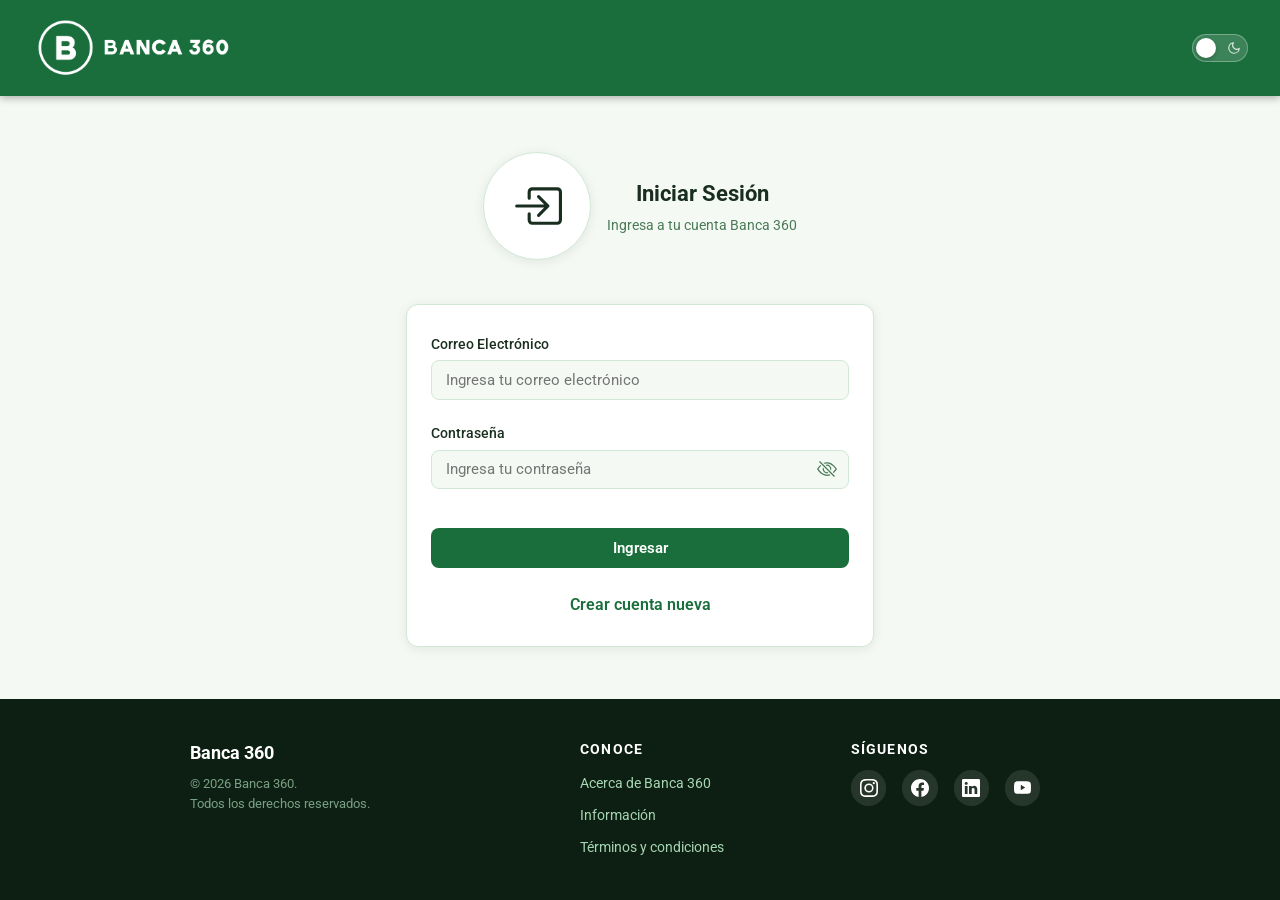
<file: index.html>
<!DOCTYPE html>
<html lang="es">
<head>
    <meta charset="UTF-8">
    <meta name="viewport" content="width=device-width, initial-scale=1.0">
    <title>Iniciar Sesión - Banca 360</title>
    <script>
        // Aplicar el tema oscuro de inmediato
        if (localStorage.getItem('theme') === 'dark') {
            document.documentElement.classList.add('dark');
        }
        // Inyectar un bloqueador temporal de animaciones
        document.head.insertAdjacentHTML('beforeend', '<style id="bloqueo-animaciones">*, *::before, *::after { transition: none !important; }</style>');
    </script>
    <link rel="preconnect" href="https://fonts.googleapis.com">
    <link rel="preconnect" href="https://fonts.gstatic.com" crossorigin>
    <link href="https://fonts.googleapis.com/css2?family=Roboto:wght@400;500;700&display=swap" rel="stylesheet">
    <link rel="stylesheet" href="css/style.css">
    <script src="js/main.js" defer></script>
</head>
<body>

    <header class="header">
        <h1 class="header__logo">
            <a href="index.html" class="header__logo-link">
                <img src="assets/img/Banca360.png" alt="Banca 360" class="header__logo-img">
            </a>
        </h1>

        <div class="header__controls">
            <label class="theme-switch" aria-label="Cambiar tema">
                <input type="checkbox" id="btnTheme" class="theme-switch__checkbox">
                <span class="theme-switch__slider">
                    <span class="theme-switch__icon theme-switch__icon--sun">
                        <svg width="14" height="14" viewBox="0 0 24 24" fill="none" stroke="currentColor" stroke-width="2" stroke-linecap="round" stroke-linejoin="round"><circle cx="12" cy="12" r="5"/><line x1="12" y1="1" x2="12" y2="3"/><line x1="12" y1="21" x2="12" y2="23"/><line x1="4.22" y1="4.22" x2="5.64" y2="5.64"/><line x1="18.36" y1="18.36" x2="19.78" y2="19.78"/><line x1="1" y1="12" x2="3" y2="12"/><line x1="21" y1="12" x2="23" y2="12"/><line x1="4.22" y1="19.78" x2="5.64" y2="18.36"/><line x1="18.36" y1="5.64" x2="19.78" y2="4.22"/></svg>
                    </span>
                    <span class="theme-switch__icon theme-switch__icon--moon">
                        <svg width="14" height="14" viewBox="0 0 24 24" fill="none" stroke="currentColor" stroke-width="2" stroke-linecap="round" stroke-linejoin="round"><path d="M21 12.79A9 9 0 1 1 11.21 3 7 7 0 0 0 21 12.79z"/></svg>
                    </span>
                </span>
            </label>
        </div>
    </header>

    <main class="main-content" style="max-width: 500px; margin-top: 2em;">
        
        <section class="page-header" aria-label="Título de sección" style="justify-content: center; margin-bottom: 1em;">
            <div class="page-header__icon"><svg xmlns="http://www.w3.org/2000/svg" width="50" height="50" fill="currentColor" class="bi bi-box-arrow-in-right" viewBox="0 0 16 16">
                <path fill-rule="evenodd" d="M6 3.5a.5.5 0 0 1 .5-.5h8a.5.5 0 0 1 .5.5v9a.5.5 0 0 1-.5.5h-8a.5.5 0 0 1-.5-.5v-2a.5.5 0 0 0-1 0v2A1.5 1.5 0 0 0 6.5 14h8a1.5 1.5 0 0 0 1.5-1.5v-9A1.5 1.5 0 0 0 14.5 2h-8A1.5 1.5 0 0 0 5 3.5v2a.5.5 0 0 0 1 0z"/>
                <path fill-rule="evenodd" d="M11.854 8.354a.5.5 0 0 0 0-.708l-3-3a.5.5 0 1 0-.708.708L10.293 7.5H1.5a.5.5 0 0 0 0 1h8.793l-2.147 2.146a.5.5 0 0 0 .708.708z"/>
                </svg>
            </div>
            <div style="text-align: center;">
                <h2 class="page-header__title">Iniciar Sesión</h2>
                <p class="page-header__subtitle">Ingresa a tu cuenta Banca 360</p>
            </div>
        </section>

        <section class="form-card" aria-label="Formulario de inicio de sesión">
            <form action="Inicio.html" method="GET" class="pm-form">

                <div class="pm-form__field">
                    <label for="email" class="pm-form__label">Correo Electrónico</label>
                    <input 
                        type="email" 
                        id="email" 
                        name="email"  
                        class="pm-form__input" 
                        placeholder="Ingresa tu correo electrónico"
                        required
                    >
                </div>

                <div class="pm-form__field">
                    <label for="password" class="pm-form__label">Contraseña</label>
                    <div style="position: relative; display: flex; align-items: center;">
                        <input 
                            type="password" 
                            id="password" 
                            name="password" 
                            class="pm-form__input" 
                            placeholder="Ingresa tu contraseña" 
                            required 
                            inputmode="numeric"
                            pattern="[0-9]{6,}"
                            title="La contraseña debe contener solo números y un mínimo de 6 dígitos."
                            oninput="this.value = this.value.replace(/[^0-9]/g, '')"
                            style="padding-right: 2.5rem;">
                        <button type="button" class="toggle-password" data-target="password" style="position: absolute; right: 0.75rem; background: none; border: none; cursor: pointer; color: var(--color-text-muted); display: flex; padding: 0;">
                            <svg xmlns="http://www.w3.org/2000/svg" width="20" height="20" fill="currentColor" class="bi bi-eye" viewBox="0 0 16 16"><path d="M16 8s-3-5.5-8-5.5S0 8 0 8s3 5.5 8 5.5S16 8 16 8M1.173 8a13 13 0 0 1 1.66-2.043C4.12 4.668 5.88 3.5 8 3.5s3.879 1.168 5.168 2.457A13 13 0 0 1 14.828 8q-.086.13-.195.288c-.335.48-.83 1.12-1.465 1.755C11.879 11.332 10.119 12.5 8 12.5s-3.879-1.168-5.168-2.457A13 13 0 0 1 1.172 8z"/><path d="M8 5.5a2.5 2.5 0 1 0 0 5 2.5 2.5 0 0 0 0-5M4.5 8a3.5 3.5 0 1 1 7 0 3.5 3.5 0 0 1-7 0"/></svg>
                        </button>
                    </div>
                </div>

                <div class="pm-form__actions" style="margin-top: 1em;">
                    <button type="submit" class="btn btn--primary" style="width: 100%;">
                        Ingresar
                    </button>
                </div>

            </form>

            <div style="margin-top: 1.5em; text-align: center; display: flex; flex-direction: column; gap: 0.75em;">
                <a href="registro.html" style="color: var(--color-primary); text-decoration: none; font-weight: 600;">Crear cuenta nueva</a>
            </div>
        </section>

    </main>

    <footer class="footer">
        <div class="footer__grid">
            <div class="footer__col">
                <p class="footer__brand">Banca 360</p>
                <p class="footer__copy">© 2026 Banca 360.<br>Todos los derechos reservados.</p>
            </div>
            <div class="footer__col">
                <p class="footer__heading">Conoce</p>
                <ul class="footer__list">
                    <li><a href="#" class="footer__link">Acerca de Banca 360</a></li>
                    <li><a href="#" class="footer__link">Información</a></li>
                    <li><a href="#" class="footer__link">Términos y condiciones</a></li>
                </ul>
            </div>
            <div class="footer__col">
                <p class="footer__heading">Síguenos</p>
                <div class="footer__social">
                    <a href="#" class="footer__social-link" aria-label="Instagram">
                        <img src="assets/img/instagram.svg" alt="Instagram" class="footer__social-icon">
                    </a>
                    <a href="#" class="footer__social-link" aria-label="Facebook">
                        <img src="assets/img/facebook.svg" alt="Facebook" class="footer__social-icon">
                    </a>
                    <a href="#" class="footer__social-link" aria-label="LinkedIn">
                        <img src="assets/img/linkedin.svg" alt="LinkedIn" class="footer__social-icon">
                    </a>
                    <a href="#" class="footer__social-link" aria-label="YouTube">
                        <img src="assets/img/youtube.svg" alt="YouTube" class="footer__social-icon">
                    </a>
                </div>
            </div>
        </div>
    </footer>

</body>
</html>
</file>
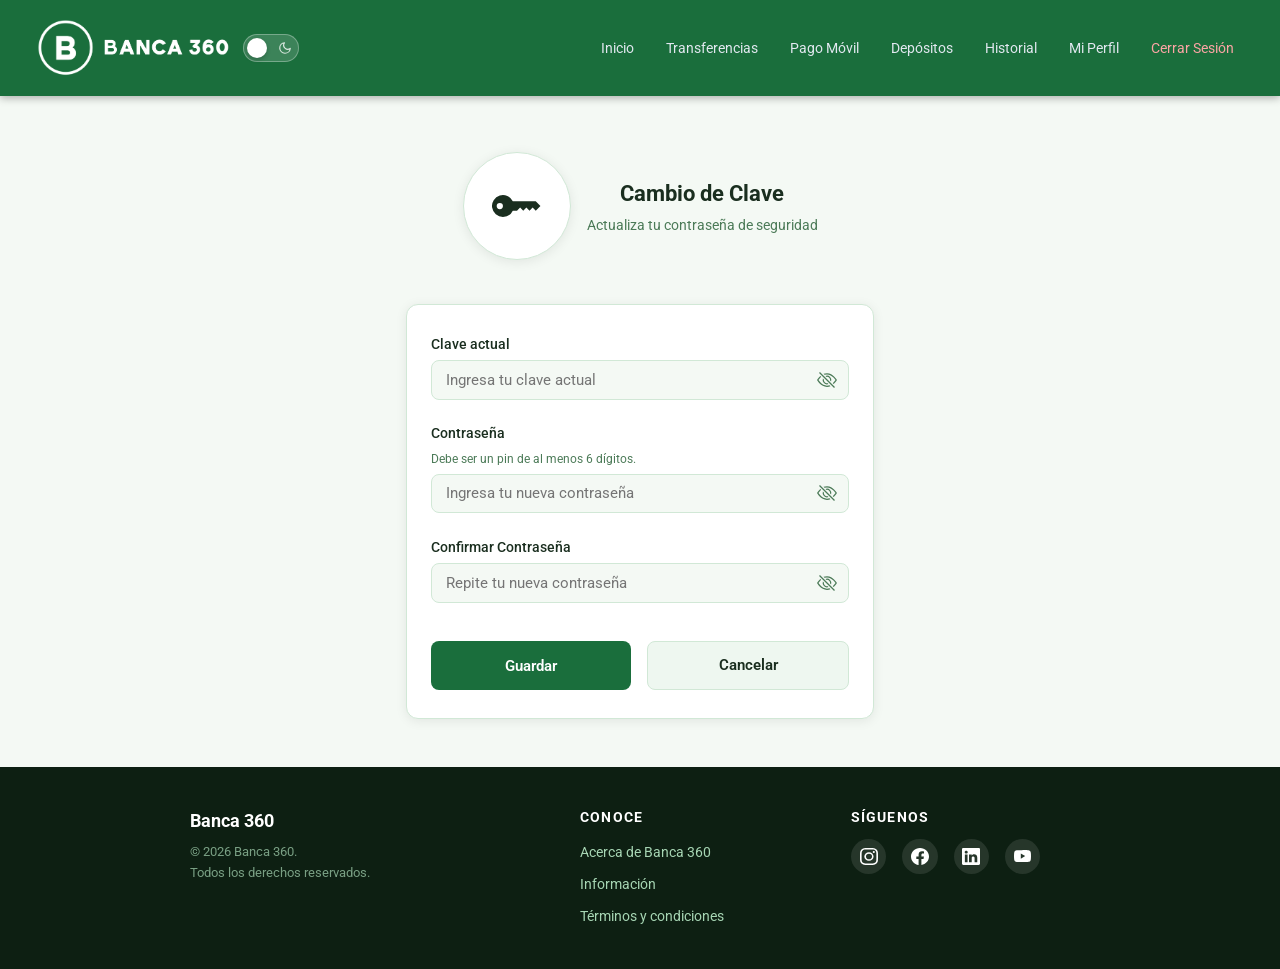
<file: cambiar-contraseña.html>
<!DOCTYPE html>
<html lang="es">
<head>
    <meta charset="UTF-8">
    <meta name="viewport" content="width=device-width, initial-scale=1.0">
    <title>Cambio de clave - Banca 360</title>
    <script>
        // Aplicar el tema oscuro de inmediato
        if (localStorage.getItem('theme') === 'dark') {
            document.documentElement.classList.add('dark');
        }
        // Inyectar un bloqueador temporal de animaciones
        document.head.insertAdjacentHTML('beforeend', '<style id="bloqueo-animaciones">*, *::before, *::after { transition: none !important; }</style>');
    </script>
    <link rel="preconnect" href="https://fonts.googleapis.com">
    <link rel="preconnect" href="https://fonts.gstatic.com" crossorigin>
    <link href="https://fonts.googleapis.com/css2?family=Roboto:wght@400;500;700&display=swap" rel="stylesheet">
    <link rel="stylesheet" href="css/style.css">
    <script src="js/main.js" defer></script>
</head>
<body>
    <header class="header">
        <h1 class="header__logo">
            <a href="Inicio.html" class="header__logo-link">
                <img src="assets/img/Banca360.png" alt="Banca 360" class="header__logo-img">
            </a>
        </h1>

        <div class="header__controls">
            <label class="theme-switch" aria-label="Cambiar tema">
                <input type="checkbox" id="btnTheme" class="theme-switch__checkbox">
                <span class="theme-switch__slider">
                    <span class="theme-switch__icon theme-switch__icon--sun">
                        <svg width="14" height="14" viewBox="0 0 24 24" fill="none" stroke="currentColor" stroke-width="2" stroke-linecap="round" stroke-linejoin="round"><circle cx="12" cy="12" r="5"/><line x1="12" y1="1" x2="12" y2="3"/><line x1="12" y1="21" x2="12" y2="23"/><line x1="4.22" y1="4.22" x2="5.64" y2="5.64"/><line x1="18.36" y1="18.36" x2="19.78" y2="19.78"/><line x1="1" y1="12" x2="3" y2="12"/><line x1="21" y1="12" x2="23" y2="12"/><line x1="4.22" y1="19.78" x2="5.64" y2="18.36"/><line x1="18.36" y1="5.64" x2="19.78" y2="4.22"/></svg>
                    </span>
                    <span class="theme-switch__icon theme-switch__icon--moon">
                        <svg width="14" height="14" viewBox="0 0 24 24" fill="none" stroke="currentColor" stroke-width="2" stroke-linecap="round" stroke-linejoin="round"><path d="M21 12.79A9 9 0 1 1 11.21 3 7 7 0 0 0 21 12.79z"/></svg>
                    </span>
                </span>
            </label>

            <button class="btn-hamburger" id="btnMenu" aria-label="Abrir menú" aria-expanded="false">
                <img src="assets/img/list.svg" alt="Menú" class="btn-hamburger__icon">
            </button>
        </div>

        <nav class="nav" id="mainNav" aria-label="Navegación principal">
            <ul class="nav__list">
                <li class="nav__item"><a href="Inicio.html" class="nav__link">Inicio</a></li>
                <li class="nav__item"><a href="transferencias.html" class="nav__link">Transferencias</a></li>
                <li class="nav__item"><a href="pago-movil.html" class="nav__link">Pago Móvil</a></li>
                <li class="nav__item"><a href="depositos.html" class="nav__link">Depósitos</a></li>
                <li class="nav__item"><a href="historial.html" class="nav__link">Historial</a></li>
                <li class="nav__item"><a href="perfil.html" class="nav__link">Mi Perfil</a></li>
                <li class="nav__item"><a href="sesion-finalizada.html" class="nav__link nav__link--logout">Cerrar Sesión</a></li>
            </ul>
        </nav>
    </header>

    <main class="main-content" style="max-width: 500px; margin-top: 2em;">
        <section class="page-header" aria-label="Título de sección" style="justify-content: center; margin-bottom: 1em;">
            <div class="page-header__icon">
                <svg xmlns="http://www.w3.org/2000/svg" width="50" height="50" fill="currentColor" class="bi bi-key-fill" viewBox="0 0 16 16">
                    <path d="M3.5 11.5a3.5 3.5 0 1 1 3.163-5H14L15.5 8 14 9.5l-1-1-1 1-1-1-1 1-1-1-1 1H6.663a3.5 3.5 0 0 1-3.163 2M2.5 9a1 1 0 1 0 0-2 1 1 0 0 0 0 2"/>
                </svg>
            </div>
            <div style="text-align: center;">
                <h2 class="page-header__title">Cambio de Clave</h2>
                <p class="page-header__subtitle">Actualiza tu contraseña de seguridad</p>
            </div>
        </section>

        <section class="form-card" aria-label="Formulario de cambio de clave">
            <form class="pm-form" action="perfil.html" method="GET">
                
                <div class="pm-form__field">
                    <label for="claveActual" class="pm-form__label">Clave actual</label>
                    <div style="position: relative; display: flex; align-items: center;">
                        <input 
                            type="password" 
                            id="claveActual" 
                            name="claveActual" 
                            class="pm-form__input" 
                            placeholder="Ingresa tu clave actual" 
                            required 
                            inputmode="numeric"
                            pattern="[0-9]{6,}"
                            oninput="this.value = this.value.replace(/[^0-9]/g, '')"
                            style="padding-right: 2.5rem;">
                        <button type="button" class="toggle-password" data-target="claveActual" style="position: absolute; right: 0.75rem; background: none; border: none; cursor: pointer; color: var(--color-text-muted); display: flex; padding: 0;">
                            <svg xmlns="http://www.w3.org/2000/svg" width="20" height="20" fill="currentColor" class="bi bi-eye" viewBox="0 0 16 16"><path d="M16 8s-3-5.5-8-5.5S0 8 0 8s3 5.5 8 5.5S16 8 16 8M1.173 8a13 13 0 0 1 1.66-2.043C4.12 4.668 5.88 3.5 8 3.5s3.879 1.168 5.168 2.457A13 13 0 0 1 14.828 8q-.086.13-.195.288c-.335.48-.83 1.12-1.465 1.755C11.879 11.332 10.119 12.5 8 12.5s-3.879-1.168-5.168-2.457A13 13 0 0 1 1.172 8z"/><path d="M8 5.5a2.5 2.5 0 1 0 0 5 2.5 2.5 0 0 0 0-5M4.5 8a3.5 3.5 0 1 1 7 0 3.5 3.5 0 0 1-7 0"/></svg>
                        </button>
                    </div>
                </div>

                <div class="pm-form__field">
                    <label for="password" class="pm-form__label">Contraseña</label>
                    <span class="pm-form__hint">Debe ser un pin de al menos 6 dígitos.</span>
                    <div style="position: relative; display: flex; align-items: center;">
                        <input type="password" 
                            id="password" 
                            name="password" 
                            class="pm-form__input" 
                            placeholder="Ingresa tu nueva contraseña" 
                            required 
                            inputmode="numeric"
                            title="La contraseña debe contener solo números y un mínimo de 6 dígitos."
                            pattern="[0-9]{6,}"
                            oninput="this.value = this.value.replace(/[^0-9]/g, '')"
                            style="padding-right: 2.5rem;">
                        <button type="button" class="toggle-password" data-target="password" style="position: absolute; right: 0.75rem; background: none; border: none; cursor: pointer; color: var(--color-text-muted); display: flex; padding: 0;">
                            <svg xmlns="http://www.w3.org/2000/svg" width="20" height="20" fill="currentColor" class="bi bi-eye" viewBox="0 0 16 16">
                                <path d="M16 8s-3-5.5-8-5.5S0 8 0 8s3 5.5 8 5.5S16 8 16 8M1.173 8a13 13 0 0 1 1.66-2.043C4.12 4.668 5.88 3.5 8 3.5s3.879 1.168 5.168 2.457A13 13 0 0 1 14.828 8q-.086.13-.195.288c-.335.48-.83 1.12-1.465 1.755C11.879 11.332 10.119 12.5 8 12.5s-3.879-1.168-5.168-2.457A13 13 0 0 1 1.172 8z"/>
                                <path d="M8 5.5a2.5 2.5 0 1 0 0 5 2.5 2.5 0 0 0 0-5M4.5 8a3.5 3.5 0 1 1 7 0 3.5 3.5 0 0 1-7 0"/>
                            </svg>
                        </button>
                    </div>
                </div>

                <div class="pm-form__field">
                    <label for="confirmarPassword" class="pm-form__label">Confirmar Contraseña</label>
                    <div style="position: relative; display: flex; align-items: center;">
                        <input type="password" 
                            id="confirmarPassword" 
                            name="confirmarPassword" 
                            class="pm-form__input" 
                            placeholder="Repite tu nueva contraseña" 
                            title="La contraseña debe contener solo números y un mínimo de 6 dígitos."
                            required 
                            inputmode="numeric"
                            pattern="[0-9]{6,}"
                            oninput="this.value = this.value.replace(/[^0-9]/g, '')"
                            style="padding-right: 2.5rem;">
                        <button type="button" class="toggle-password" data-target="confirmarPassword" style="position: absolute; right: 0.75rem; background: none; border: none; cursor: pointer; color: var(--color-text-muted); display: flex; padding: 0;">
                            <svg xmlns="http://www.w3.org/2000/svg" width="20" height="20" fill="currentColor" class="bi bi-eye" viewBox="0 0 16 16">
                                <path d="M16 8s-3-5.5-8-5.5S0 8 0 8s3 5.5 8 5.5S16 8 16 8M1.173 8a13 13 0 0 1 1.66-2.043C4.12 4.668 5.88 3.5 8 3.5s3.879 1.168 5.168 2.457A13 13 0 0 1 14.828 8q-.086.13-.195.288c-.335.48-.83 1.12-1.465 1.755C11.879 11.332 10.119 12.5 8 12.5s-3.879-1.168-5.168-2.457A13 13 0 0 1 1.172 8z"/>
                                <path d="M8 5.5a2.5 2.5 0 1 0 0 5 2.5 2.5 0 0 0 0-5M4.5 8a3.5 3.5 0 1 1 7 0 3.5 3.5 0 0 1-7 0"/>
                            </svg>
                        </button>
                    </div>
                </div>

                <div class="pm-form__actions" style="margin-top: 1em; flex-direction: row; gap: 1em;">
                    <button type="submit" class="btn btn--primary" style="flex: 1;">Guardar</button>
                    <a href="perfil.html" class="btn btn--secondary" style="flex: 1; text-align: center; text-decoration: none; display: flex; align-items: center; justify-content: center;">Cancelar</a>
                </div>
                
            </form>
        </section>
    </main>

    <footer class="footer">
        <div class="footer__grid">
            <div class="footer__col">
                <p class="footer__brand">Banca 360</p>
                <p class="footer__copy">© 2026 Banca 360.<br>Todos los derechos reservados.</p>
            </div>
            <div class="footer__col">
                <p class="footer__heading">Conoce</p>
                <ul class="footer__list">
                    <li><a href="#" class="footer__link">Acerca de Banca 360</a></li>
                    <li><a href="#" class="footer__link">Información</a></li>
                    <li><a href="#" class="footer__link">Términos y condiciones</a></li>
                </ul>
            </div>
            <div class="footer__col">
                <p class="footer__heading">Síguenos</p>
                <div class="footer__social">
                    <a href="#" class="footer__social-link" aria-label="Instagram">
                        <img src="assets/img/instagram.svg" alt="Instagram" class="footer__social-icon">
                    </a>
                    <a href="#" class="footer__social-link" aria-label="Facebook">
                        <img src="assets/img/facebook.svg" alt="Facebook" class="footer__social-icon">
                    </a>
                    <a href="#" class="footer__social-link" aria-label="LinkedIn">
                        <img src="assets/img/linkedin.svg" alt="LinkedIn" class="footer__social-icon">
                    </a>
                    <a href="#" class="footer__social-link" aria-label="YouTube">
                        <img src="assets/img/youtube.svg" alt="YouTube" class="footer__social-icon">
                    </a>
                </div>
            </div>
        </div>
    </footer>
</body>
</html>
</file>
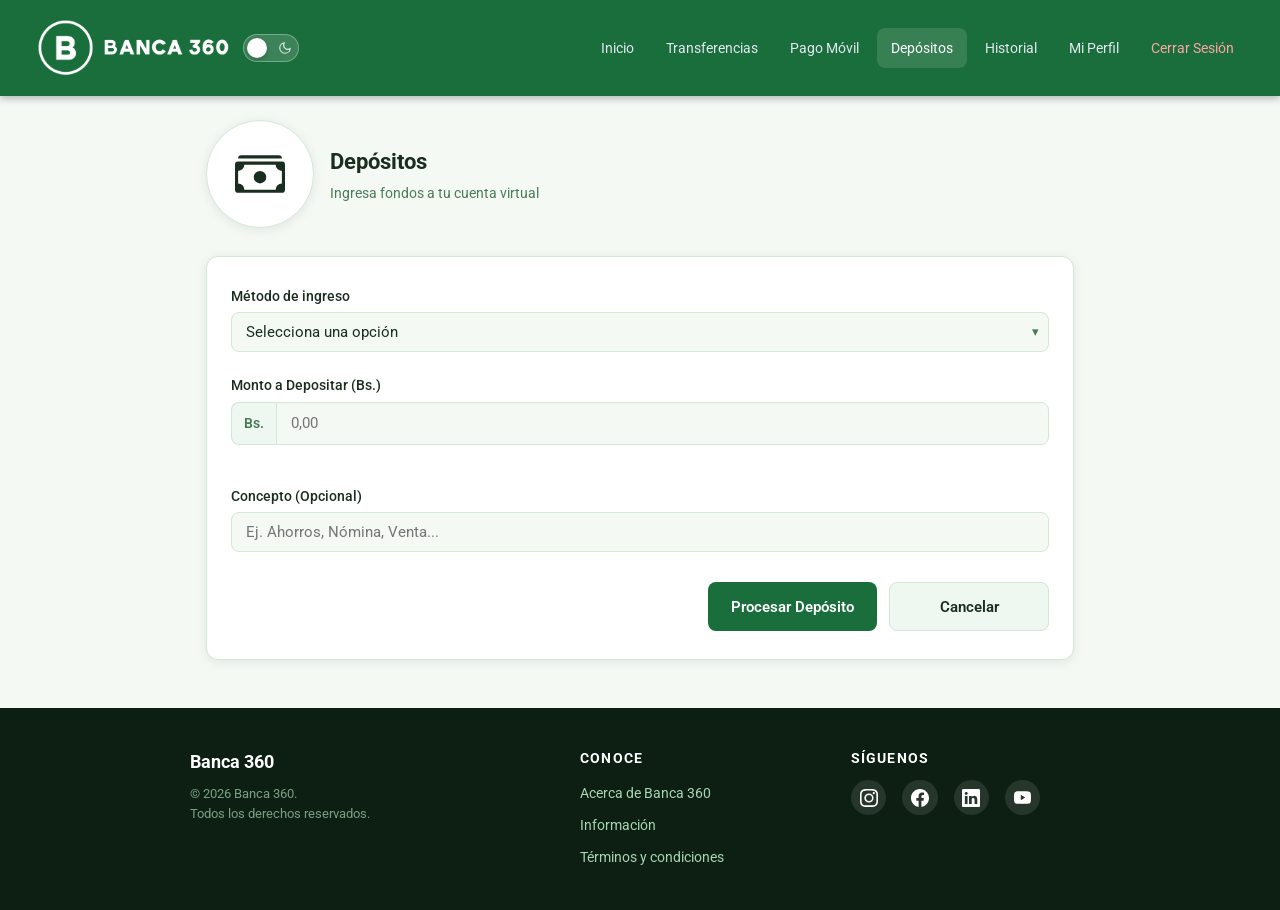
<file: depositos.html>
<!DOCTYPE html>
<html lang="es">
<head>
    <meta charset="UTF-8">
    <meta name="viewport" content="width=device-width, initial-scale=1.0">
    <title>Depósitos - Banca 360</title>
    <script>
        // Aplicar el tema oscuro de inmediato
        if (localStorage.getItem('theme') === 'dark') {
            document.documentElement.classList.add('dark');
        }
        // Inyectar un bloqueador temporal de animaciones
        document.head.insertAdjacentHTML('beforeend', '<style id="bloqueo-animaciones">*, *::before, *::after { transition: none !important; }</style>');
    </script>
    <link rel="preconnect" href="https://fonts.googleapis.com">
    <link rel="preconnect" href="https://fonts.gstatic.com" crossorigin>
    <link href="https://fonts.googleapis.com/css2?family=Roboto:wght@400;500;700&display=swap" rel="stylesheet">
    <link rel="stylesheet" href="css/style.css">
    <script src="js/main.js" defer></script>   
</head>  
<body>
    <header class="header">
        <h1 class="header__logo">
            <a href="Inicio.html" class="header__logo-link">
                <img src="assets/img/Banca360.png" alt="Banca 360" class="header__logo-img">
            </a>
        </h1>

        <div class="header__controls">
            <label class="theme-switch" aria-label="Cambiar tema">
                <input type="checkbox" id="btnTheme" class="theme-switch__checkbox">
                <span class="theme-switch__slider">
                    <span class="theme-switch__icon theme-switch__icon--sun">
                        <svg width="14" height="14" viewBox="0 0 24 24" fill="none" stroke="currentColor" stroke-width="2" stroke-linecap="round" stroke-linejoin="round"><circle cx="12" cy="12" r="5"/><line x1="12" y1="1" x2="12" y2="3"/><line x1="12" y1="21" x2="12" y2="23"/><line x1="4.22" y1="4.22" x2="5.64" y2="5.64"/><line x1="18.36" y1="18.36" x2="19.78" y2="19.78"/><line x1="1" y1="12" x2="3" y2="12"/><line x1="21" y1="12" x2="23" y2="12"/><line x1="4.22" y1="19.78" x2="5.64" y2="18.36"/><line x1="18.36" y1="5.64" x2="19.78" y2="4.22"/></svg>
                    </span>
                    <span class="theme-switch__icon theme-switch__icon--moon">
                        <svg width="14" height="14" viewBox="0 0 24 24" fill="none" stroke="currentColor" stroke-width="2" stroke-linecap="round" stroke-linejoin="round"><path d="M21 12.79A9 9 0 1 1 11.21 3 7 7 0 0 0 21 12.79z"/></svg>
                    </span>
                </span>
            </label>

            <button class="btn-hamburger" id="btnMenu" aria-label="Abrir menú" aria-expanded="false">
                <img src="assets/img/list.svg" alt="Menú" class="btn-hamburger__icon">
            </button>
        </div>

        <nav class="nav" id="mainNav" aria-label="Navegación principal">
            <ul class="nav__list">
                <li class="nav__item"><a href="Inicio.html" class="nav__link">Inicio</a></li>
                <li class="nav__item"><a href="transferencias.html" class="nav__link">Transferencias</a></li>
                <li class="nav__item"><a href="pago-movil.html" class="nav__link">Pago Móvil</a></li>
                <li class="nav__item"><a href="depositos.html" class="nav__link nav__link--active">Depósitos</a></li>
                <li class="nav__item"><a href="historial.html" class="nav__link">Historial</a></li>
                <li class="nav__item"><a href="perfil.html" class="nav__link">Mi Perfil</a></li>
                <li class="nav__item">
                    <a href="sesion-finalizada.html" class="nav__link nav__link--logout">Cerrar Sesión</a>
                </li>
            </ul>
        </nav>
    </header>

    <main class="main-content">
        
        <section class="page-header" aria-label="Título de sección">
            <div class="page-header__icon" style="background-color: var(--color-surface);">
                <svg xmlns="http://www.w3.org/2000/svg" width="50" height="50" fill="currentColor" class="bi bi-cash-stack" viewBox="0 0 16 16">
                    <path d="M1 3a1 1 0 0 1 1-1h12a1 1 0 0 1 1 1zm7 8a2 2 0 1 0 0-4 2 2 0 0 0 0 4"/>
                    <path d="M0 5a1 1 0 0 1 1-1h14a1 1 0 0 1 1 1v8a1 1 0 0 1-1 1H1a1 1 0 0 1-1-1zm3 0a2 2 0 0 1-2 2v4a2 2 0 0 1 2 2h10a2 2 0 0 1 2-2V7a2 2 0 0 1-2-2z"/>
                </svg>
            </div>
            <div>
                <h2 class="page-header__title">Depósitos</h2>
                <p class="page-header__subtitle">Ingresa fondos a tu cuenta virtual</p>
            </div>
        </section>

        <section class="form-card" aria-label="Formulario de depósito">
            <form id="depositoForm" class="pm-form">
                
                <div class="pm-form__field">
                    <label for="metodo" class="pm-form__label">Método de ingreso</label>
                    <div class="pm-form__select-wrap">
                        <select id="metodo" name="metodo" class="pm-form__select" required>
                            <option value="">Selecciona una opción</option>
                            <option value="efectivo">Depósito en Efectivo (Taquillas del Banco)</option>
                            <option value="transferencia">Transferencia de Terceros</option>
                        </select>
                        <span class="pm-form__select-arrow">▾</span>
                    </div>
                </div>

                <div class="pm-form__field">
                    <label for="monto" class="pm-form__label">Monto a Depositar (Bs.)</label>
                    <div class="pm-form__input-prefix-wrap">
                        <!-- Prefijo visual fijo -->
                        <span class="pm-form__input-prefix">Bs.</span>
                        <input
                            type="text"
                            id="monto"
                            name="monto"
                            class="pm-form__input pm-form__input--with-prefix"
                            placeholder="0,00"
                            inputmode="decimal"
                            required
                        >
                    </div>
                    <span class="pm-form__error" id="montoError"></span>
                </div>

                <div class="pm-form__field">
                    <label for="concepto" class="pm-form__label">Concepto (Opcional)</label>
                    <input type="text" id="concepto" name="concepto" class="pm-form__input" placeholder="Ej. Ahorros, Nómina, Venta...">
                </div>

                <div class="pm-form__actions">
                    <button type="submit" class="btn btn--primary" >Procesar Depósito</button>
                    <a href="Inicio.html" class="btn btn--secondary" style="text-decoration: none; text-align: center;">
                        Cancelar
                    </a>
                </div>
                
            </form>
        </section>
        <div class="pm-modal" id="pmModal" role="dialog" aria-modal="true" aria-labelledby="modalTitle" hidden>
            <div class="pm-modal__box">
                <div class="pm-modal__icon">
                    <svg xmlns="http://www.w3.org/2000/svg" width="50" height="50" fill="currentColor" class="bi bi-check" viewBox="0 0 16 16">
                        <path d="M10.97 4.97a.75.75 0 0 1 1.07 1.05l-3.99 4.99a.75.75 0 0 1-1.08.02L4.324 8.384a.75.75 0 1 1 1.06-1.06l2.094 2.093 3.473-4.425z"/>
                    </svg>
                </div>
                <h3 class="pm-modal__title" id="modalTitle">¡Depósito Exitoso!</h3>
                <p class="pm-modal__msg">Tu depósito ha sido procesado correctamente.</p>
                <button class="btn btn--primary pm-modal__close" id="btnModalClose">
                    Aceptar
                </button>
            </div>
        </div>
        <div class="pm-modal__backdrop" id="pmBackdrop" hidden></div>
    </main>

    <footer class="footer">
        <div class="footer__grid">
            <div class="footer__col">
                <p class="footer__brand">Banca 360</p>
                <p class="footer__copy">© 2026 Banca 360.<br>Todos los derechos reservados.</p>
            </div>
            <div class="footer__col">
                <p class="footer__heading">Conoce</p>
                <ul class="footer__list">
                    <li><a href="#" class="footer__link">Acerca de Banca 360</a></li>
                    <li><a href="#" class="footer__link">Información</a></li>
                    <li><a href="#" class="footer__link">Términos y condiciones</a></li>
                </ul>
            </div>
            <div class="footer__col">
                <p class="footer__heading">Síguenos</p>
                <div class="footer__social">
                    <a href="#" class="footer__social-link" aria-label="Instagram">
                        <img src="assets/img/instagram.svg" alt="Instagram" class="footer__social-icon">
                    </a>
                    <a href="#" class="footer__social-link" aria-label="Facebook">
                        <img src="assets/img/facebook.svg" alt="Facebook" class="footer__social-icon">
                    </a>
                    <a href="#" class="footer__social-link" aria-label="LinkedIn">
                        <img src="assets/img/linkedin.svg" alt="LinkedIn" class="footer__social-icon">
                    </a>
                    <a href="#" class="footer__social-link" aria-label="YouTube">
                        <img src="assets/img/youtube.svg" alt="YouTube" class="footer__social-icon">
                    </a>
                </div>
            </div>
        </div>
    </footer>
</body>
</html>
</file>
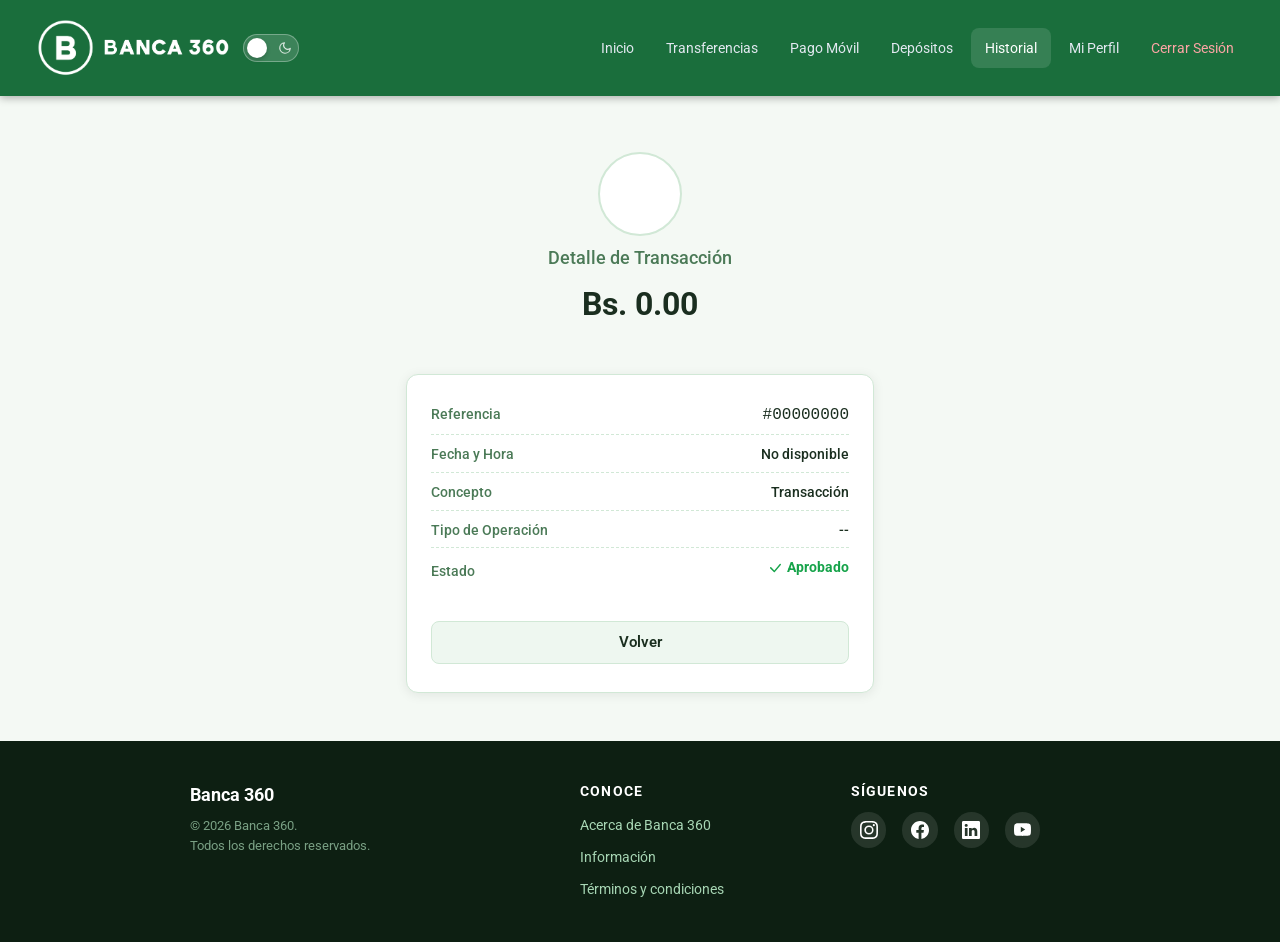
<file: detalle-transacciones.html>
<!DOCTYPE html>
<html lang="es">
<head>
    <meta charset="UTF-8">
    <meta name="viewport" content="width=device-width, initial-scale=1.0">
    <title>Detalle de Movimiento - Banca 360</title>
    <script>
        // Aplicar el tema oscuro de inmediato
        if (localStorage.getItem('theme') === 'dark') {
            document.documentElement.classList.add('dark');
        }
        // Inyectar un bloqueador temporal de animaciones
        document.head.insertAdjacentHTML('beforeend', '<style id="bloqueo-animaciones">*, *::before, *::after { transition: none !important; }</style>');
    </script>
    <link rel="preconnect" href="https://fonts.googleapis.com">
    <link rel="preconnect" href="https://fonts.gstatic.com" crossorigin>
    <link href="https://fonts.googleapis.com/css2?family=Roboto:wght@400;500;700&display=swap" rel="stylesheet">
    <link rel="stylesheet" href="css/style.css">
    <script src="js/main.js" defer></script>   
</head>  
<body>
    <header class="header">
        <h1 class="header__logo">
            <a href="Inicio.html" class="header__logo-link">
                <img src="assets/img/Banca360.png" alt="Banca 360" class="header__logo-img">
            </a>
        </h1>

        <div class="header__controls">
            <label class="theme-switch" aria-label="Cambiar tema">
                <input type="checkbox" id="btnTheme" class="theme-switch__checkbox">
                <span class="theme-switch__slider">
                    <span class="theme-switch__icon theme-switch__icon--sun">
                        <svg width="14" height="14" viewBox="0 0 24 24" fill="none" stroke="currentColor" stroke-width="2" stroke-linecap="round" stroke-linejoin="round"><circle cx="12" cy="12" r="5"/><line x1="12" y1="1" x2="12" y2="3"/><line x1="12" y1="21" x2="12" y2="23"/><line x1="4.22" y1="4.22" x2="5.64" y2="5.64"/><line x1="18.36" y1="18.36" x2="19.78" y2="19.78"/><line x1="1" y1="12" x2="3" y2="12"/><line x1="21" y1="12" x2="23" y2="12"/><line x1="4.22" y1="19.78" x2="5.64" y2="18.36"/><line x1="18.36" y1="5.64" x2="19.78" y2="4.22"/></svg>
                    </span>
                    <span class="theme-switch__icon theme-switch__icon--moon">
                        <svg width="14" height="14" viewBox="0 0 24 24" fill="none" stroke="currentColor" stroke-width="2" stroke-linecap="round" stroke-linejoin="round"><path d="M21 12.79A9 9 0 1 1 11.21 3 7 7 0 0 0 21 12.79z"/></svg>
                    </span>
                </span>
            </label>

            <button class="btn-hamburger" id="btnMenu" aria-label="Abrir menú" aria-expanded="false">
                <img src="assets/img/list.svg" alt="Menú" class="btn-hamburger__icon">
            </button>
        </div>

        <nav class="nav" id="mainNav" aria-label="Navegación principal">
            <ul class="nav__list">
                <li class="nav__item"><a href="Inicio.html" class="nav__link">Inicio</a></li>
                <li class="nav__item"><a href="transferencias.html" class="nav__link">Transferencias</a></li>
                <li class="nav__item"><a href="pago-movil.html" class="nav__link">Pago Móvil</a></li>
                <li class="nav__item"><a href="depositos.html" class="nav__link">Depósitos</a></li>
                <li class="nav__item"><a href="historial.html" class="nav__link nav__link--active">Historial</a></li>
                <li class="nav__item"><a href="perfil.html" class="nav__link">Mi Perfil</a></li>
                <li class="nav__item">
                    <a href="sesion-finalizada.html" class="nav__link nav__link--logout">Cerrar Sesión</a>
                </li>
            </ul>
        </nav>
    </header>

    <main class="main-content" style="max-width: 500px; margin-top: 2em;">
        
        <section class="page-header" aria-label="Título de sección" style="justify-content: center; margin-bottom: 1em; flex-direction: column; text-align: center; gap: 0.5em;">
            <div id="dt-icon" class="transaction-item__icon" style="margin: 0 auto; width: 3.5em; height: 3.5em; font-size: 1.5rem; background-color: var(--color-surface); color: var(--color-text-muted); border: 2px solid var(--color-border);"></div>
            <div>
                <h2 class="page-header__title" style="font-size: 1.1rem; color: var(--color-text-muted); font-weight: 500;">Detalle de Transacción</h2>
                <div id="dt-amount" style="font-size: 2rem; font-weight: 700; color: var(--color-text); margin-top: 0.2em;">Bs. 0.00</div>
            </div>
        </section>

        <section class="form-card" aria-label="Información de la transacción">
            <div class="pm-summary" style="background-color: transparent; border: none; padding: 0;">
                <dl class="pm-summary__list">
                    <div class="pm-summary__row">
                        <dt>Referencia</dt>
                        <dd id="dt-ref" style="font-family: monospace; font-size: 1rem;">#00000000</dd>
                    </div>
                    <div class="pm-summary__row">
                        <dt>Fecha y Hora</dt>
                        <dd id="dt-fecha">--</dd>
                    </div>
                    <div class="pm-summary__row">
                        <dt>Concepto</dt>
                        <dd id="dt-concepto">--</dd>
                    </div>
                    <div class="pm-summary__row">
                        <dt>Tipo de Operación</dt>
                        <dd id="dt-tipo">--</dd>
                    </div>
                    <div class="pm-summary__row">
                        <dt>Estado</dt>
                        <dd style="color: var(--color-in); font-weight: 700; display: flex; align-items: center; gap: 0.3em;">
                            <svg xmlns="http://www.w3.org/2000/svg" width="16" height="16" fill="currentColor" class="bi bi-check-lg" viewBox="0 0 16 16">
                                <path d="M12.736 3.97a.733.733 0 0 1 1.047 0c.286.289.29.756.01 1.05L7.88 12.01a.733.733 0 0 1-1.065.02L3.217 8.384a.757.757 0 0 1 0-1.06.733.733 0 0 1 1.047 0l3.052 3.093 5.4-6.425z"/>
                            </svg>
                            Aprobado
                        </dd>
                    </div>
                </dl>
            </div>

            <div class="pm-form__actions" style="margin-top: 2em; flex-direction: column; gap: 1.2em;">
                <button onclick="window.history.back()" class="btn btn--secondary" style="width: 100%;">Volver</button>
            </div>
        </section>
    </main>

    <footer class="footer">
        <div class="footer__grid">
            <div class="footer__col">
                <p class="footer__brand">Banca 360</p>
                <p class="footer__copy">© 2026 Banca 360.<br>Todos los derechos reservados.</p>
            </div>
            <div class="footer__col">
                <p class="footer__heading">Conoce</p>
                <ul class="footer__list">
                    <li><a href="#" class="footer__link">Acerca de Banca 360</a></li>
                    <li><a href="#" class="footer__link">Información</a></li>
                    <li><a href="#" class="footer__link">Términos y condiciones</a></li>
                </ul>
            </div>
            <div class="footer__col">
                <p class="footer__heading">Síguenos</p>
                <div class="footer__social">
                    <a href="#" class="footer__social-link" aria-label="Instagram">
                        <img src="assets/img/instagram.svg" alt="Instagram" class="footer__social-icon">
                    </a>
                    <a href="#" class="footer__social-link" aria-label="Facebook">
                        <img src="assets/img/facebook.svg" alt="Facebook" class="footer__social-icon">
                    </a>
                    <a href="#" class="footer__social-link" aria-label="LinkedIn">
                        <img src="assets/img/linkedin.svg" alt="LinkedIn" class="footer__social-icon">
                    </a>
                    <a href="#" class="footer__social-link" aria-label="YouTube">
                        <img src="assets/img/youtube.svg" alt="YouTube" class="footer__social-icon">
                    </a>
                </div>
            </div>
        </div>
    </footer>

</body>
</html>
</file>
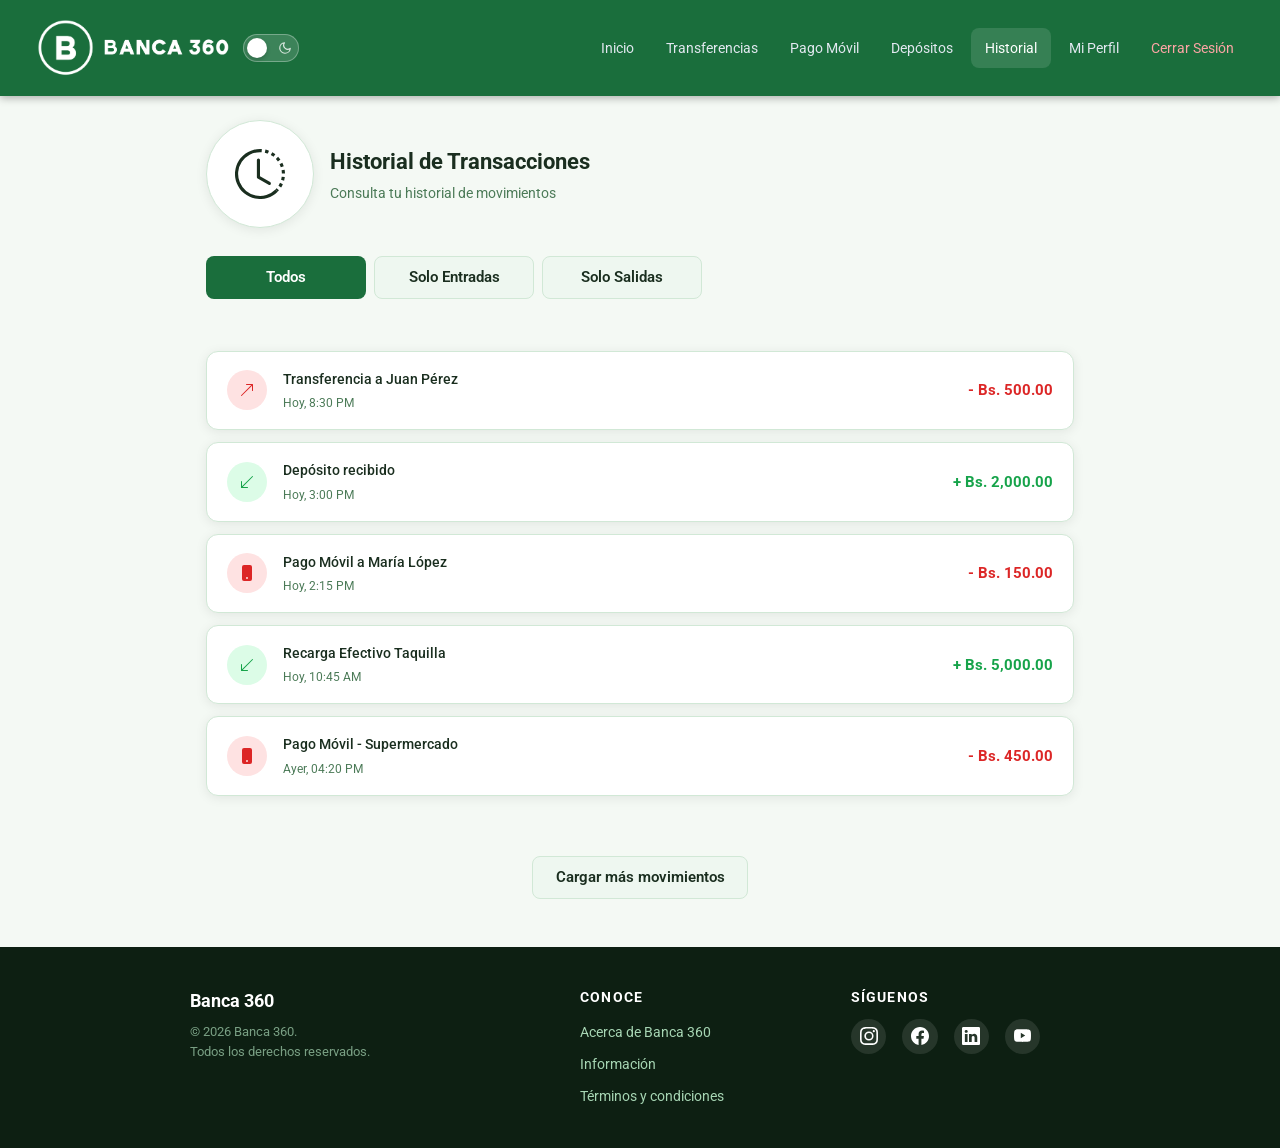
<file: historial.html>
<!DOCTYPE html>
<html lang="es">
<head>
    <meta charset="UTF-8">
    <meta name="viewport" content="width=device-width, initial-scale=1.0">
    <title>Historial de Transacciones - Banca 360</title>
    <script>
        // Aplicar el tema oscuro de inmediato
        if (localStorage.getItem('theme') === 'dark') {
            document.documentElement.classList.add('dark');
        }
        // Inyectar un bloqueador temporal de animaciones
        document.head.insertAdjacentHTML('beforeend', '<style id="bloqueo-animaciones">*, *::before, *::after { transition: none !important; }</style>');
    </script>
    <link rel="preconnect" href="https://fonts.googleapis.com">
    <link rel="preconnect" href="https://fonts.gstatic.com" crossorigin>
    <link href="https://fonts.googleapis.com/css2?family=Roboto:wght@400;500;700&display=swap" rel="stylesheet">
    <link rel="stylesheet" href="css/style.css">
    <script src="js/main.js" defer></script>   
</head>  
<body>
    <header class="header">
        <h1 class="header__logo">
            <a href="Inicio.html" class="header__logo-link">
                <img src="assets/img/Banca360.png" alt="Banca 360" class="header__logo-img">
            </a>
        </h1>

        <div class="header__controls">
            <label class="theme-switch" aria-label="Cambiar tema">
                <input type="checkbox" id="btnTheme" class="theme-switch__checkbox">
                <span class="theme-switch__slider">
                    <span class="theme-switch__icon theme-switch__icon--sun">
                        <svg width="14" height="14" viewBox="0 0 24 24" fill="none" stroke="currentColor" stroke-width="2" stroke-linecap="round" stroke-linejoin="round"><circle cx="12" cy="12" r="5"/><line x1="12" y1="1" x2="12" y2="3"/><line x1="12" y1="21" x2="12" y2="23"/><line x1="4.22" y1="4.22" x2="5.64" y2="5.64"/><line x1="18.36" y1="18.36" x2="19.78" y2="19.78"/><line x1="1" y1="12" x2="3" y2="12"/><line x1="21" y1="12" x2="23" y2="12"/><line x1="4.22" y1="19.78" x2="5.64" y2="18.36"/><line x1="18.36" y1="5.64" x2="19.78" y2="4.22"/></svg>
                    </span>
                    <span class="theme-switch__icon theme-switch__icon--moon">
                        <svg width="14" height="14" viewBox="0 0 24 24" fill="none" stroke="currentColor" stroke-width="2" stroke-linecap="round" stroke-linejoin="round"><path d="M21 12.79A9 9 0 1 1 11.21 3 7 7 0 0 0 21 12.79z"/></svg>
                    </span>
                </span>
            </label>
            <button class="btn-hamburger" id="btnMenu" aria-label="Abrir menú" aria-expanded="false">
                <img src="assets/img/list.svg" alt="Menú" class="btn-hamburger__icon">
            </button>
        </div>

        <nav class="nav" id="mainNav" aria-label="Navegación principal">
            <ul class="nav__list">
                <li class="nav__item"><a href="Inicio.html" class="nav__link">Inicio</a></li>
                <li class="nav__item"><a href="transferencias.html" class="nav__link">Transferencias</a></li>
                <li class="nav__item"><a href="pago-movil.html" class="nav__link">Pago Móvil</a></li>
                <li class="nav__item"><a href="depositos.html" class="nav__link">Depósitos</a></li>
                <li class="nav__item"><a href="historial.html" class="nav__link nav__link--active">Historial</a></li>
                <li class="nav__item"><a href="perfil.html" class="nav__link">Mi Perfil</a></li>
                <li class="nav__item">
                    <a href="sesion-finalizada.html" class="nav__link nav__link--logout">Cerrar Sesión</a>
                </li>
            </ul>
        </nav>
    </header>

    <main class="main-content">
        <section class="page-header" aria-label="Título de sección">
            <div class="page-header__icon">
                <svg xmlns="http://www.w3.org/2000/svg" width="50" height="50" fill="currentColor" class="bi bi-clock-history" viewBox="0 0 16 16">
                    <path d="M8.515 1.019A7 7 0 0 0 8 1V0a8 8 0 0 1 .589.022zm2.004.45a7 7 0 0 0-.985-.299l.219-.976q.576.129 1.126.342zm1.37.71a7 7 0 0 0-.439-.27l.493-.87a8 8 0 0 1 .979.654l-.615.789a7 7 0 0 0-.418-.302zm1.834 1.79a7 7 0 0 0-.653-.796l.724-.69q.406.429.747.91zm.744 1.352a7 7 0 0 0-.214-.468l.893-.45a8 8 0 0 1 .45 1.088l-.95.313a7 7 0 0 0-.179-.483m.53 2.507a7 7 0 0 0-.1-1.025l.985-.17q.1.58.116 1.17zm-.131 1.538q.05-.254.081-.51l.993.123a8 8 0 0 1-.23 1.155l-.964-.267q.069-.247.12-.501m-.952 2.379q.276-.436.486-.908l.914.405q-.24.54-.555 1.038zm-.964 1.205q.183-.183.35-.378l.758.653a8 8 0 0 1-.401.432z"/>
                    <path d="M8 1a7 7 0 1 0 4.95 11.95l.707.707A8.001 8.001 0 1 1 8 0z"/>
                    <path d="M7.5 3a.5.5 0 0 1 .5.5v5.21l3.248 1.856a.5.5 0 0 1-.496.868l-3.5-2A.5.5 0 0 1 7 9V3.5a.5.5 0 0 1 .5-.5"/>
                </svg>
            </div>
            <div>
                <h2 class="page-header__title" id="tituloMovimientos">Historial de Transacciones</h2>
                <p class="page-header__subtitle">Consulta tu historial de movimientos</p>
            </div>
        </section>

        <div style="display: flex; gap: 0.5em; margin-bottom: 1.5em; flex-wrap: wrap;">
            <button class="btn btn--primary btn-filter" data-filter="all">Todos</button>
            <button class="btn btn--secondary btn-filter" data-filter="in">Solo Entradas</button>
            <button class="btn btn--secondary btn-filter" data-filter="out">Solo Salidas</button>
        </div>

        <ul class="transactions-list" id="listaTransacciones">
            
            <li class="transaction-item" data-type="out">
                <a href="detalle-transacciones.html?ref=00005&fecha=Hoy,%208:30%20PM&concepto=Transferencia%20a%20Juan%20Pérez&monto=500.00&tipo=out" class="transaction-item__link">
                    <div class="transaction-item__icon transaction-item__icon--out">
                        <svg xmlns="http://www.w3.org/2000/svg" width="16" height="16" fill="currentColor" class="bi bi-arrow-up-right" viewBox="0 0 16 16">
                            <path fill-rule="evenodd" d="M14 2.5a.5.5 0 0 0-.5-.5h-6a.5.5 0 0 0 0 1h4.793L2.146 13.146a.5.5 0 0 0 .708.708L13 3.707V8.5a.5.5 0 0 0 1 0z"/>
                        </svg>
                    </div>
                    <div class="transaction-item__info">
                        <span class="transaction-item__desc">Transferencia a Juan Pérez</span>
                        <span class="transaction-item__date">Hoy, 8:30 PM</span>
                    </div>
                    <span class="transaction-item__amount transaction-item__amount--out">- Bs. 500.00</span>
                </a>
            </li>

            <li class="transaction-item" data-type="in">
                <a href="detalle-transacciones.html?ref=00004&fecha=Hoy,%203:00%20PM&concepto=Depósito%20recibido&monto=2000.00&tipo=in" class="transaction-item__link">
                    <div class="transaction-item__icon transaction-item__icon--in">
                        <svg xmlns="http://www.w3.org/2000/svg" width="16" height="16" fill="currentColor" class="bi bi-arrow-down-left" viewBox="0 0 16 16">
                            <path fill-rule="evenodd" d="M2 13.5a.5.5 0 0 0 .5.5h6a.5.5 0 0 0 0-1H3.707L13.854 2.854a.5.5 0 0 0-.708-.708L3 12.293V7.5a.5.5 0 0 0-1 0z"/>
                        </svg>
                    </div>
                    <div class="transaction-item__info">
                        <span class="transaction-item__desc">Depósito recibido</span>
                        <span class="transaction-item__date">Hoy, 3:00 PM</span>
                    </div>
                    <span class="transaction-item__amount transaction-item__amount--in">+ Bs. 2,000.00</span>
                </a>
            </li>

            <li class="transaction-item" data-type="out">
                <a href="detalle-transacciones.html?ref=00003&fecha=Hoy,%202:15%20PM&concepto=Pago%20Móvil%20a%20María%20López&monto=150.00&tipo=out" class="transaction-item__link">
                    <div class="transaction-item__icon transaction-item__icon--out">
                        <svg xmlns="http://www.w3.org/2000/svg" width="16" height="16" fill="currentColor" class="bi bi-phone-fill" viewBox="0 0 16 16">
                            <path d="M3 2a2 2 0 0 1 2-2h6a2 2 0 0 1 2 2v12a2 2 0 0 1-2 2H5a2 2 0 0 1-2-2zm6 11a1 1 0 1 0-2 0 1 1 0 0 0 2 0"/>
                        </svg>
                    </div>
                    <div class="transaction-item__info">
                        <span class="transaction-item__desc">Pago Móvil a María López</span>
                        <span class="transaction-item__date">Hoy, 2:15 PM</span>
                    </div>
                    <span class="transaction-item__amount transaction-item__amount--out">- Bs. 150.00</span>
                </a>
            </li> 

            <li class="transaction-item" data-type="in">
                <a href="detalle-transacciones.html?ref=00002&fecha=Hoy,%2010:45%20AM&concepto=Recarga%20Efectivo%20Taquilla&monto=5000.00&tipo=in" class="transaction-item__link">
                    <div class="transaction-item__icon transaction-item__icon--in">
                        <svg xmlns="http://www.w3.org/2000/svg" width="16" height="16" fill="currentColor" class="bi bi-arrow-down-left" viewBox="0 0 16 16">
                            <path fill-rule="evenodd" d="M2 13.5a.5.5 0 0 0 .5.5h6a.5.5 0 0 0 0-1H3.707L13.854 2.854a.5.5 0 0 0-.708-.708L3 12.293V7.5a.5.5 0 0 0-1 0z"/>
                        </svg>
                    </div>
                    <div class="transaction-item__info">
                        <span class="transaction-item__desc">Recarga Efectivo Taquilla</span>
                        <span class="transaction-item__date">Hoy, 10:45 AM</span>
                    </div>
                    <span class="transaction-item__amount transaction-item__amount--in">+ Bs. 5,000.00</span>
                </a>
            </li>

            <li class="transaction-item" data-type="out">
                <a href="detalle-transacciones.html?ref=00001&fecha=Ayer,%2004:20%20PM&concepto=Pago%20Móvil%20-%20Supermercado&monto=450.00&tipo=out" class="transaction-item__link">
                    <div class="transaction-item__icon transaction-item__icon--out">
                        <svg xmlns="http://www.w3.org/2000/svg" width="16" height="16" fill="currentColor" class="bi bi-phone-fill" viewBox="0 0 16 16">
                            <path d="M3 2a2 2 0 0 1 2-2h6a2 2 0 0 1 2 2v12a2 2 0 0 1-2 2H5a2 2 0 0 1-2-2zm6 11a1 1 0 1 0-2 0 1 1 0 0 0 2 0"/>
                        </svg>
                    </div>
                    <div class="transaction-item__info">
                        <span class="transaction-item__desc">Pago Móvil - Supermercado</span>
                        <span class="transaction-item__date">Ayer, 04:20 PM</span>
                    </div>
                    <span class="transaction-item__amount transaction-item__amount--out">- Bs. 450.00</span>
                </a>
            </li>
            
        </ul>

        <div style="text-align: center; margin-top: 2em;">
            <button class="btn btn--secondary">
                Cargar más movimientos
            </button>
        </div>
    </main>

    <footer class="footer">
        <div class="footer__grid">
            <div class="footer__col">
                <p class="footer__brand">Banca 360</p>
                <p class="footer__copy">© 2026 Banca 360.<br>Todos los derechos reservados.</p>
            </div>
            <div class="footer__col">
                <p class="footer__heading">Conoce</p>
                <ul class="footer__list">
                    <li><a href="#" class="footer__link">Acerca de Banca 360</a></li>
                    <li><a href="#" class="footer__link">Información</a></li>
                    <li><a href="#" class="footer__link">Términos y condiciones</a></li>
                </ul>
            </div>
            <div class="footer__col">
                <p class="footer__heading">Síguenos</p>
                <div class="footer__social">
                    <a href="#" class="footer__social-link" aria-label="Instagram">
                        <img src="assets/img/instagram.svg" alt="Instagram" class="footer__social-icon">
                    </a>
                    <a href="#" class="footer__social-link" aria-label="Facebook">
                        <img src="assets/img/facebook.svg" alt="Facebook" class="footer__social-icon">
                    </a>
                    <a href="#" class="footer__social-link" aria-label="LinkedIn">
                        <img src="assets/img/linkedin.svg" alt="LinkedIn" class="footer__social-icon">
                    </a>
                    <a href="#" class="footer__social-link" aria-label="YouTube">
                        <img src="assets/img/youtube.svg" alt="YouTube" class="footer__social-icon">
                    </a>
                </div>
            </div>
        </div>
    </footer>

</body>
</html>
</file>
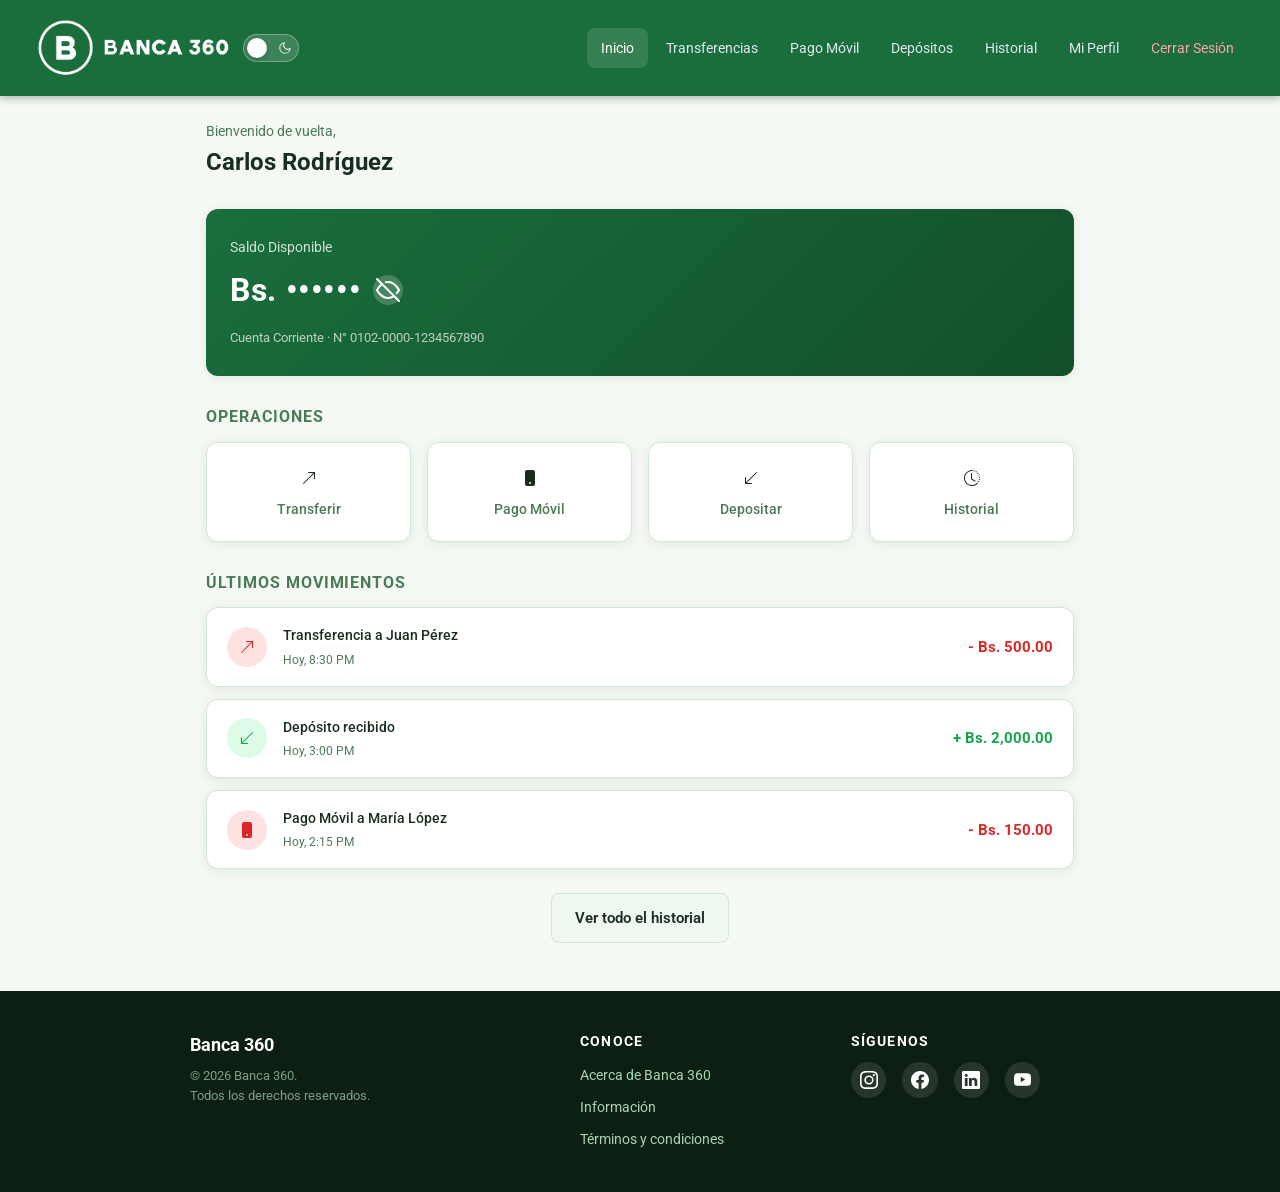
<file: Inicio.html>
<!DOCTYPE html>
<html lang="es">
<head>
    <meta charset="UTF-8">
    <meta name="viewport" content="width=device-width, initial-scale=1.0">
    <title>Inicio - Banca 360</title>
    <script>
        // Aplicar el tema oscuro de inmediato
        if (localStorage.getItem('theme') === 'dark') {
            document.documentElement.classList.add('dark');
        }
        // Inyectar un bloqueador temporal de animaciones
        document.head.insertAdjacentHTML('beforeend', '<style id="bloqueo-animaciones">*, *::before, *::after { transition: none !important; }</style>');
    </script>
    <link rel="preconnect" href="https://fonts.googleapis.com">
    <link rel="preconnect" href="https://fonts.gstatic.com" crossorigin>
    <link href="https://fonts.googleapis.com/css2?family=Roboto:wght@400;500;700&display=swap" rel="stylesheet">
    <link rel="stylesheet" href="css/style.css">
    <script src="js/main.js" defer></script>
</head>
<body>

    <!-- ========== HEADER GLOBAL ========== -->
    <header class="header">
        <h1 class="header__logo">
            <a href="Inicio.html" class="header__logo-link">
                <img src="assets/img/Banca360.png" alt="Banca 360" class="header__logo-img">
            </a>
        </h1>

        <!-- Controles del lado derecho: tema + hamburguesa -->
        <div class="header__controls">
            <!-- Selector de modo oscuro/claro -->
            <label class="theme-switch" aria-label="Cambiar tema">
                <input type="checkbox" id="btnTheme" class="theme-switch__checkbox">
                <span class="theme-switch__slider">
                    <span class="theme-switch__icon theme-switch__icon--sun">
                        <svg width="14" height="14" viewBox="0 0 24 24" fill="none" stroke="currentColor" stroke-width="2" stroke-linecap="round" stroke-linejoin="round"><circle cx="12" cy="12" r="5"/><line x1="12" y1="1" x2="12" y2="3"/><line x1="12" y1="21" x2="12" y2="23"/><line x1="4.22" y1="4.22" x2="5.64" y2="5.64"/><line x1="18.36" y1="18.36" x2="19.78" y2="19.78"/><line x1="1" y1="12" x2="3" y2="12"/><line x1="21" y1="12" x2="23" y2="12"/><line x1="4.22" y1="19.78" x2="5.64" y2="18.36"/><line x1="18.36" y1="5.64" x2="19.78" y2="4.22"/></svg>
                    </span>
                    <span class="theme-switch__icon theme-switch__icon--moon">
                        <svg width="14" height="14" viewBox="0 0 24 24" fill="none" stroke="currentColor" stroke-width="2" stroke-linecap="round" stroke-linejoin="round"><path d="M21 12.79A9 9 0 1 1 11.21 3 7 7 0 0 0 21 12.79z"/></svg>
                    </span>
                </span>
            </label>
            <!-- Botón hamburguesa (visible solo en mobile) -->
            <button class="btn-hamburger" id="btnMenu" aria-label="Abrir menú" aria-expanded="false">
                <img src="assets/img/list.svg" alt="Menú" class="btn-hamburger__icon">
            </button>
        </div>

        <!-- Navegación principal -->
        <nav class="nav" id="mainNav" aria-label="Navegación principal">
            <ul class="nav__list">
                <li class="nav__item"><a href="Inicio.html"           class="nav__link nav__link--active">Inicio</a></li>
                <li class="nav__item"><a href="transferencias.html"   class="nav__link">Transferencias</a></li>
                <li class="nav__item"><a href="pago-movil.html"       class="nav__link">Pago Móvil</a></li>
                <li class="nav__item"><a href="depositos.html"        class="nav__link">Depósitos</a></li>
                <li class="nav__item"><a href="historial.html"        class="nav__link">Historial</a></li>
                <li class="nav__item"><a href="perfil.html"           class="nav__link">Mi Perfil</a></li>
                <li class="nav__item">
                    <a href="sesion-finalizada.html" class="nav__link nav__link--logout">Cerrar Sesión</a>
                </li>
            </ul>
        </nav>
    </header>

    <!-- ========== CONTENIDO PRINCIPAL DEL DASHBOARD ========== -->
    <main class="main-content">

        <!-- Saludo al usuario -->
        <section class="dashboard-greeting" aria-label="Saludo">
            <p class="dashboard-greeting__sub">Bienvenido de vuelta,</p>
            <h2 class="dashboard-greeting__name">Carlos Rodríguez</h2>
        </section>

        <!-- Tarjeta de saldo -->
        <section class="balance-card" aria-label="Saldo actual">
            <p class="balance-card__label">Saldo Disponible</p>
            <div class="balance-card__amount-row">
                <!-- El monto se oculta/muestra con JS -->
                <span class="balance-card__amount" id="balanceAmount">Bs. 12,450.75</span>
                <button class="balance-card__toggle" id="btnToggleBalance" aria-label="Ocultar saldo">
                    <!-- Ícono de ojo (SVG inline para no depender de assets) -->
                    <svg id="eyeIcon" xmlns="http://www.w3.org/2000/svg" width="24" height="24"
                         viewBox="0 0 24 24" fill="none" stroke="currentColor"
                         stroke-width="2" stroke-linecap="round" stroke-linejoin="round">
                        <path d="M1 12s4-8 11-8 11 8 11 8-4 8-11 8-11-8-11-8z"/>
                        <circle cx="12" cy="12" r="3"/>
                    </svg>
                </button>
            </div>
            <p class="balance-card__account">Cuenta Corriente · N° 0102-0000-1234567890</p>
        </section>

        <!-- Accesos rápidos (grid de operaciones) -->
        <section class="quick-actions" aria-label="Acciones rápidas">
            <h3 class="section-title">Operaciones</h3>
            <div class="quick-actions__grid">
                <a href="transferencias.html" class="quick-actions__card">
                    <span class="quick-actions__icon">
                        <svg xmlns="http://www.w3.org/2000/svg" width="16" height="16" fill="currentColor" class="bi bi-arrow-up-right" viewBox="0 0 16 16">
                            <path fill-rule="evenodd" d="M14 2.5a.5.5 0 0 0-.5-.5h-6a.5.5 0 0 0 0 1h4.793L2.146 13.146a.5.5 0 0 0 .708.708L13 3.707V8.5a.5.5 0 0 0 1 0z"/>
                        </svg>
                    </span>
                    <span class="quick-actions__label">Transferir</span>
                </a>
                <a href="pago-movil.html" class="quick-actions__card">
                    <span class="quick-actions__icon">
                        <svg xmlns="http://www.w3.org/2000/svg" width="16" height="16" fill="currentColor" class="bi bi-phone-fill" viewBox="0 0 16 16">
                            <path d="M3 2a2 2 0 0 1 2-2h6a2 2 0 0 1 2 2v12a2 2 0 0 1-2 2H5a2 2 0 0 1-2-2zm6 11a1 1 0 1 0-2 0 1 1 0 0 0 2 0"/>
                        </svg>
                    </span>
                    <span class="quick-actions__label">Pago Móvil</span>
                </a>
                <a href="depositos.html" class="quick-actions__card">
                    <span class="quick-actions__icon">
                        <svg xmlns="http://www.w3.org/2000/svg" width="16" height="16" fill="currentColor" class="bi bi-arrow-down-left" viewBox="0 0 16 16">
                            <path fill-rule="evenodd" d="M2 13.5a.5.5 0 0 0 .5.5h6a.5.5 0 0 0 0-1H3.707L13.854 2.854a.5.5 0 0 0-.708-.708L3 12.293V7.5a.5.5 0 0 0-1 0z"/>
                        </svg>
                    </span>
                    <span class="quick-actions__label">Depositar</span>
                </a>
                <a href="historial.html" class="quick-actions__card">
                    <span class="quick-actions__icon">
                        <svg xmlns="http://www.w3.org/2000/svg" width="16" height="16" fill="currentColor" class="bi bi-clock-history" viewBox="0 0 16 16">
                            <path d="M8.515 1.019A7 7 0 0 0 8 1V0a8 8 0 0 1 .589.022zm2.004.45a7 7 0 0 0-.985-.299l.219-.976q.576.129 1.126.342zm1.37.71a7 7 0 0 0-.439-.27l.493-.87a8 8 0 0 1 .979.654l-.615.789a7 7 0 0 0-.418-.302zm1.834 1.79a7 7 0 0 0-.653-.796l.724-.69q.406.429.747.91zm.744 1.352a7 7 0 0 0-.214-.468l.893-.45a8 8 0 0 1 .45 1.088l-.95.313a7 7 0 0 0-.179-.483m.53 2.507a7 7 0 0 0-.1-1.025l.985-.17q.1.58.116 1.17zm-.131 1.538q.05-.254.081-.51l.993.123a8 8 0 0 1-.23 1.155l-.964-.267q.069-.247.12-.501m-.952 2.379q.276-.436.486-.908l.914.405q-.24.54-.555 1.038zm-.964 1.205q.183-.183.35-.378l.758.653a8 8 0 0 1-.401.432z"/>
                            <path d="M8 1a7 7 0 1 0 4.95 11.95l.707.707A8.001 8.001 0 1 1 8 0z"/>
                            <path d="M7.5 3a.5.5 0 0 1 .5.5v5.21l3.248 1.856a.5.5 0 0 1-.496.868l-3.5-2A.5.5 0 0 1 7 9V3.5a.5.5 0 0 1 .5-.5"/>
                        </svg>
                    </span>
                    <span class="quick-actions__label">Historial</span>
                </a>
            </div>
        </section>

        <!-- Últimas 3 transacciones -->
        <section class="recent-transactions" aria-label="Últimas transacciones">
            <h3 class="section-title">Últimos movimientos</h3>
            <ul class="transactions-list">

                <li class="transaction-item">
                    <a href="detalle-transacciones.html?ref=00005&fecha=10%20May%202026&concepto=Transferencia%20a%20Juan%20Pérez&monto=500.00&tipo=out" class="transaction-item__link">
                        <div class="transaction-item__icon transaction-item__icon--out">
                            <svg xmlns="http://www.w3.org/2000/svg" width="16" height="16" fill="currentColor" class="bi bi-arrow-up-right" viewBox="0 0 16 16">
                                <path fill-rule="evenodd" d="M14 2.5a.5.5 0 0 0-.5-.5h-6a.5.5 0 0 0 0 1h4.793L2.146 13.146a.5.5 0 0 0 .708.708L13 3.707V8.5a.5.5 0 0 0 1 0z"/>
                            </svg>
                        </div>
                        <div class="transaction-item__info">
                            <span class="transaction-item__desc">Transferencia a Juan Pérez</span>
                            <span class="transaction-item__date">Hoy, 8:30 PM</span>
                        </div>
                        <span class="transaction-item__amount transaction-item__amount--out">- Bs. 500.00</span>
                    </a>
                </li>

                <li class="transaction-item">
                    <a href="detalle-transacciones.html?ref=00004&fecha=09%20May%202026&concepto=Depósito%20recibido&monto=2000.00&tipo=in" class="transaction-item__link">
                        <div class="transaction-item__icon transaction-item__icon--in">
                            <svg xmlns="http://www.w3.org/2000/svg" width="16" height="16" fill="currentColor" class="bi bi-arrow-down-left" viewBox="0 0 16 16">
                                <path fill-rule="evenodd" d="M2 13.5a.5.5 0 0 0 .5.5h6a.5.5 0 0 0 0-1H3.707L13.854 2.854a.5.5 0 0 0-.708-.708L3 12.293V7.5a.5.5 0 0 0-1 0z"/>
                            </svg>
                        </div>
                        <div class="transaction-item__info">
                            <span class="transaction-item__desc">Depósito recibido</span>
                            <span class="transaction-item__date">Hoy, 3:00 PM</span>
                        </div>
                        <span class="transaction-item__amount transaction-item__amount--in">+ Bs. 2,000.00</span>
                    </a>
                </li>

                <li class="transaction-item">
                    <a href="detalle-transacciones.html?ref=00003&fecha=08%20May%202026&concepto=Pago%20Móvil%20a%20María%20López&monto=150.00&tipo=out" class="transaction-item__link">
                        <div class="transaction-item__icon transaction-item__icon--out">
                            <svg xmlns="http://www.w3.org/2000/svg" width="16" height="16" fill="currentColor" class="bi bi-phone-fill" viewBox="0 0 16 16">
                                <path d="M3 2a2 2 0 0 1 2-2h6a2 2 0 0 1 2 2v12a2 2 0 0 1-2 2H5a2 2 0 0 1-2-2zm6 11a1 1 0 1 0-2 0 1 1 0 0 0 2 0"/>
                            </svg>
                        </div>
                        <div class="transaction-item__info">
                            <span class="transaction-item__desc">Pago Móvil a María López</span>
                            <span class="transaction-item__date">Hoy, 2:15 PM</span>
                        </div>
                        <span class="transaction-item__amount transaction-item__amount--out">- Bs. 150.00</span>
                    </a>
                </li>

            </ul>
            <div style="display: flex; justify-content: center; margin-top: 1.5em;">
                <a href="historial.html" class="btn btn--secondary" style="text-decoration: none; text-align: center;">Ver todo el historial</a>
            </div>
        </section>

    </main>

    <!-- ========== FOOTER GLOBAL ========== -->
    <footer class="footer">
        <div class="footer__grid">

            <!-- Columna 1: Marca -->
            <div class="footer__col">
                <p class="footer__brand">Banca 360</p>
                <p class="footer__copy">© 2026 Banca 360.<br>Todos los derechos reservados.</p>
            </div>

            <!-- Columna 2: Conoce -->
            <div class="footer__col">
                <p class="footer__heading">Conoce</p>
                <ul class="footer__list">
                    <li><a href="#" class="footer__link">Acerca de Banca 360</a></li>
                    <li><a href="#" class="footer__link">Información</a></li>
                    <li><a href="#" class="footer__link">Términos y condiciones</a></li>
                </ul>
            </div>

            <!-- Columna 3: Redes sociales -->
            <div class="footer__col">
                <p class="footer__heading">Síguenos</p>
                <div class="footer__social">
                    <a href="#" class="footer__social-link" aria-label="Instagram">
                        <img src="assets/img/instagram.svg" alt="Instagram" class="footer__social-icon">
                    </a>
                    <a href="#" class="footer__social-link" aria-label="Facebook">
                        <img src="assets/img/facebook.svg" alt="Facebook" class="footer__social-icon">
                    </a>
                    <a href="#" class="footer__social-link" aria-label="LinkedIn">
                        <img src="assets/img/linkedin.svg" alt="LinkedIn" class="footer__social-icon">
                    </a>
                    <a href="#" class="footer__social-link" aria-label="YouTube">
                        <img src="assets/img/youtube.svg" alt="YouTube" class="footer__social-icon">
                    </a>
                </div>
            </div>

        </div>
    </footer>

</body>
</html>
</file>
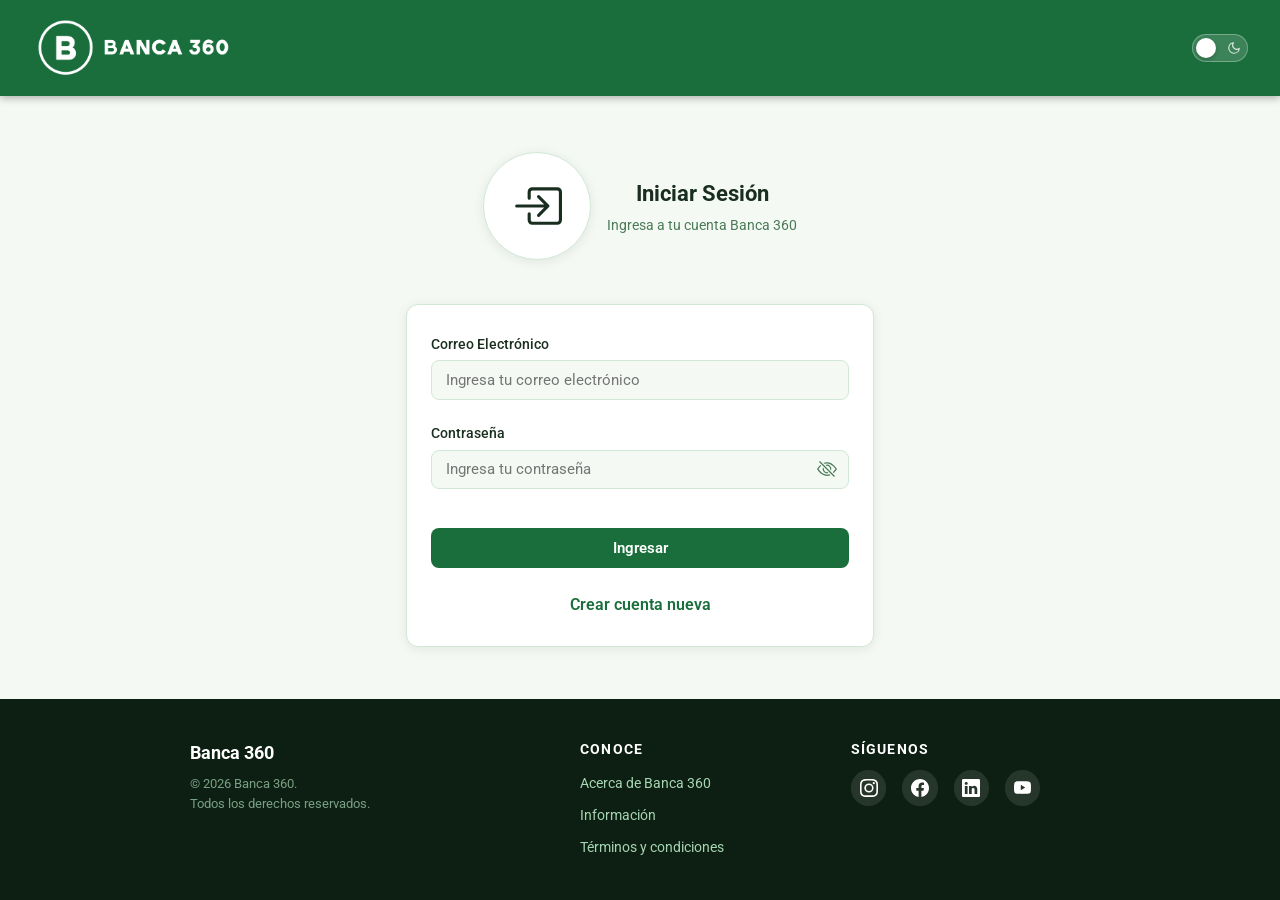
<file: login.html>
<!DOCTYPE html>
<html lang="es">
<head>
    <meta charset="UTF-8">
    <meta name="viewport" content="width=device-width, initial-scale=1.0">
    <title>Iniciar Sesión - Banca 360</title>
    <script>
        // Aplicar el tema oscuro de inmediato
        if (localStorage.getItem('theme') === 'dark') {
            document.documentElement.classList.add('dark');
        }
        // Inyectar un bloqueador temporal de animaciones
        document.head.insertAdjacentHTML('beforeend', '<style id="bloqueo-animaciones">*, *::before, *::after { transition: none !important; }</style>');
    </script>
    <link rel="preconnect" href="https://fonts.googleapis.com">
    <link rel="preconnect" href="https://fonts.gstatic.com" crossorigin>
    <link href="https://fonts.googleapis.com/css2?family=Roboto:wght@400;500;700&display=swap" rel="stylesheet">
    <link rel="stylesheet" href="css/style.css">
    <script src="js/main.js" defer></script>
</head>
<body>

    <header class="header">
        <h1 class="header__logo">
            <img src="assets/img/Banca360.png" alt="Banca 360" class="header__logo-img">
        </h1>

        <div class="header__controls">
            <label class="theme-switch" aria-label="Cambiar tema">
                <input type="checkbox" id="btnTheme" class="theme-switch__checkbox">
                <span class="theme-switch__slider">
                    <span class="theme-switch__icon theme-switch__icon--sun">
                        <svg width="14" height="14" viewBox="0 0 24 24" fill="none" stroke="currentColor" stroke-width="2" stroke-linecap="round" stroke-linejoin="round"><circle cx="12" cy="12" r="5"/><line x1="12" y1="1" x2="12" y2="3"/><line x1="12" y1="21" x2="12" y2="23"/><line x1="4.22" y1="4.22" x2="5.64" y2="5.64"/><line x1="18.36" y1="18.36" x2="19.78" y2="19.78"/><line x1="1" y1="12" x2="3" y2="12"/><line x1="21" y1="12" x2="23" y2="12"/><line x1="4.22" y1="19.78" x2="5.64" y2="18.36"/><line x1="18.36" y1="5.64" x2="19.78" y2="4.22"/></svg>
                    </span>
                    <span class="theme-switch__icon theme-switch__icon--moon">
                        <svg width="14" height="14" viewBox="0 0 24 24" fill="none" stroke="currentColor" stroke-width="2" stroke-linecap="round" stroke-linejoin="round"><path d="M21 12.79A9 9 0 1 1 11.21 3 7 7 0 0 0 21 12.79z"/></svg>
                    </span>
                </span>
            </label>
        </div>
    </header>

    <main class="main-content" style="max-width: 500px; margin-top: 2em;">
        
        <section class="page-header" aria-label="Título de sección" style="justify-content: center; margin-bottom: 1em;">
            <div class="page-header__icon"><svg xmlns="http://www.w3.org/2000/svg" width="50" height="50" fill="currentColor" class="bi bi-box-arrow-in-right" viewBox="0 0 16 16">
                <path fill-rule="evenodd" d="M6 3.5a.5.5 0 0 1 .5-.5h8a.5.5 0 0 1 .5.5v9a.5.5 0 0 1-.5.5h-8a.5.5 0 0 1-.5-.5v-2a.5.5 0 0 0-1 0v2A1.5 1.5 0 0 0 6.5 14h8a1.5 1.5 0 0 0 1.5-1.5v-9A1.5 1.5 0 0 0 14.5 2h-8A1.5 1.5 0 0 0 5 3.5v2a.5.5 0 0 0 1 0z"/>
                <path fill-rule="evenodd" d="M11.854 8.354a.5.5 0 0 0 0-.708l-3-3a.5.5 0 1 0-.708.708L10.293 7.5H1.5a.5.5 0 0 0 0 1h8.793l-2.147 2.146a.5.5 0 0 0 .708.708z"/>
                </svg>
            </div>
            <div style="text-align: center;">
                <h2 class="page-header__title">Iniciar Sesión</h2>
                <p class="page-header__subtitle">Ingresa a tu cuenta Banca 360</p>
            </div>
        </section>

        <section class="form-card" aria-label="Formulario de inicio de sesión">
            <form action="Inicio.html" method="GET" class="pm-form">

                <div class="pm-form__field">
                    <label for="email" class="pm-form__label">Correo Electrónico</label>
                    <input 
                        type="email" 
                        id="email" 
                        name="email"  
                        class="pm-form__input" 
                        placeholder="Ingresa tu correo electrónico"
                        required
                    >
                </div>

                <div class="pm-form__field">
                    <label for="password" class="pm-form__label">Contraseña</label>
                    <div style="position: relative; display: flex; align-items: center;">
                        <input 
                            type="password" 
                            id="password" 
                            name="password" 
                            class="pm-form__input" 
                            placeholder="Ingresa tu contraseña" 
                            required 
                            inputmode="numeric"
                            pattern="[0-9]{6,}"
                            title="La contraseña debe contener solo números y un mínimo de 6 dígitos."
                            oninput="this.value = this.value.replace(/[^0-9]/g, '')"
                            style="padding-right: 2.5rem;">
                        <button type="button" class="toggle-password" data-target="password" style="position: absolute; right: 0.75rem; background: none; border: none; cursor: pointer; color: var(--color-text-muted); display: flex; padding: 0;">
                            <svg xmlns="http://www.w3.org/2000/svg" width="20" height="20" fill="currentColor" class="bi bi-eye" viewBox="0 0 16 16"><path d="M16 8s-3-5.5-8-5.5S0 8 0 8s3 5.5 8 5.5S16 8 16 8M1.173 8a13 13 0 0 1 1.66-2.043C4.12 4.668 5.88 3.5 8 3.5s3.879 1.168 5.168 2.457A13 13 0 0 1 14.828 8q-.086.13-.195.288c-.335.48-.83 1.12-1.465 1.755C11.879 11.332 10.119 12.5 8 12.5s-3.879-1.168-5.168-2.457A13 13 0 0 1 1.172 8z"/><path d="M8 5.5a2.5 2.5 0 1 0 0 5 2.5 2.5 0 0 0 0-5M4.5 8a3.5 3.5 0 1 1 7 0 3.5 3.5 0 0 1-7 0"/></svg>
                        </button>
                    </div>
                </div>

                <div class="pm-form__actions" style="margin-top: 1em;">
                    <button type="submit" class="btn btn--primary" style="width: 100%;">
                        Ingresar
                    </button>
                </div>

            </form>

            <div style="margin-top: 1.5em; text-align: center; display: flex; flex-direction: column; gap: 0.75em;">
                <a href="registro.html" style="color: var(--color-primary); text-decoration: none; font-weight: 600;">Crear cuenta nueva</a>
            </div>
        </section>

    </main>

    <footer class="footer">
        <div class="footer__grid">
            <div class="footer__col">
                <p class="footer__brand">Banca 360</p>
                <p class="footer__copy">© 2026 Banca 360.<br>Todos los derechos reservados.</p>
            </div>
            <div class="footer__col">
                <p class="footer__heading">Conoce</p>
                <ul class="footer__list">
                    <li><a href="#" class="footer__link">Acerca de Banca 360</a></li>
                    <li><a href="#" class="footer__link">Información</a></li>
                    <li><a href="#" class="footer__link">Términos y condiciones</a></li>
                </ul>
            </div>
            <div class="footer__col">
                <p class="footer__heading">Síguenos</p>
                <div class="footer__social">
                    <a href="#" class="footer__social-link" aria-label="Instagram">
                        <img src="assets/img/instagram.svg" alt="Instagram" class="footer__social-icon">
                    </a>
                    <a href="#" class="footer__social-link" aria-label="Facebook">
                        <img src="assets/img/facebook.svg" alt="Facebook" class="footer__social-icon">
                    </a>
                    <a href="#" class="footer__social-link" aria-label="LinkedIn">
                        <img src="assets/img/linkedin.svg" alt="LinkedIn" class="footer__social-icon">
                    </a>
                    <a href="#" class="footer__social-link" aria-label="YouTube">
                        <img src="assets/img/youtube.svg" alt="YouTube" class="footer__social-icon">
                    </a>
                </div>
            </div>
        </div>
    </footer>

</body>
</html>
</file>
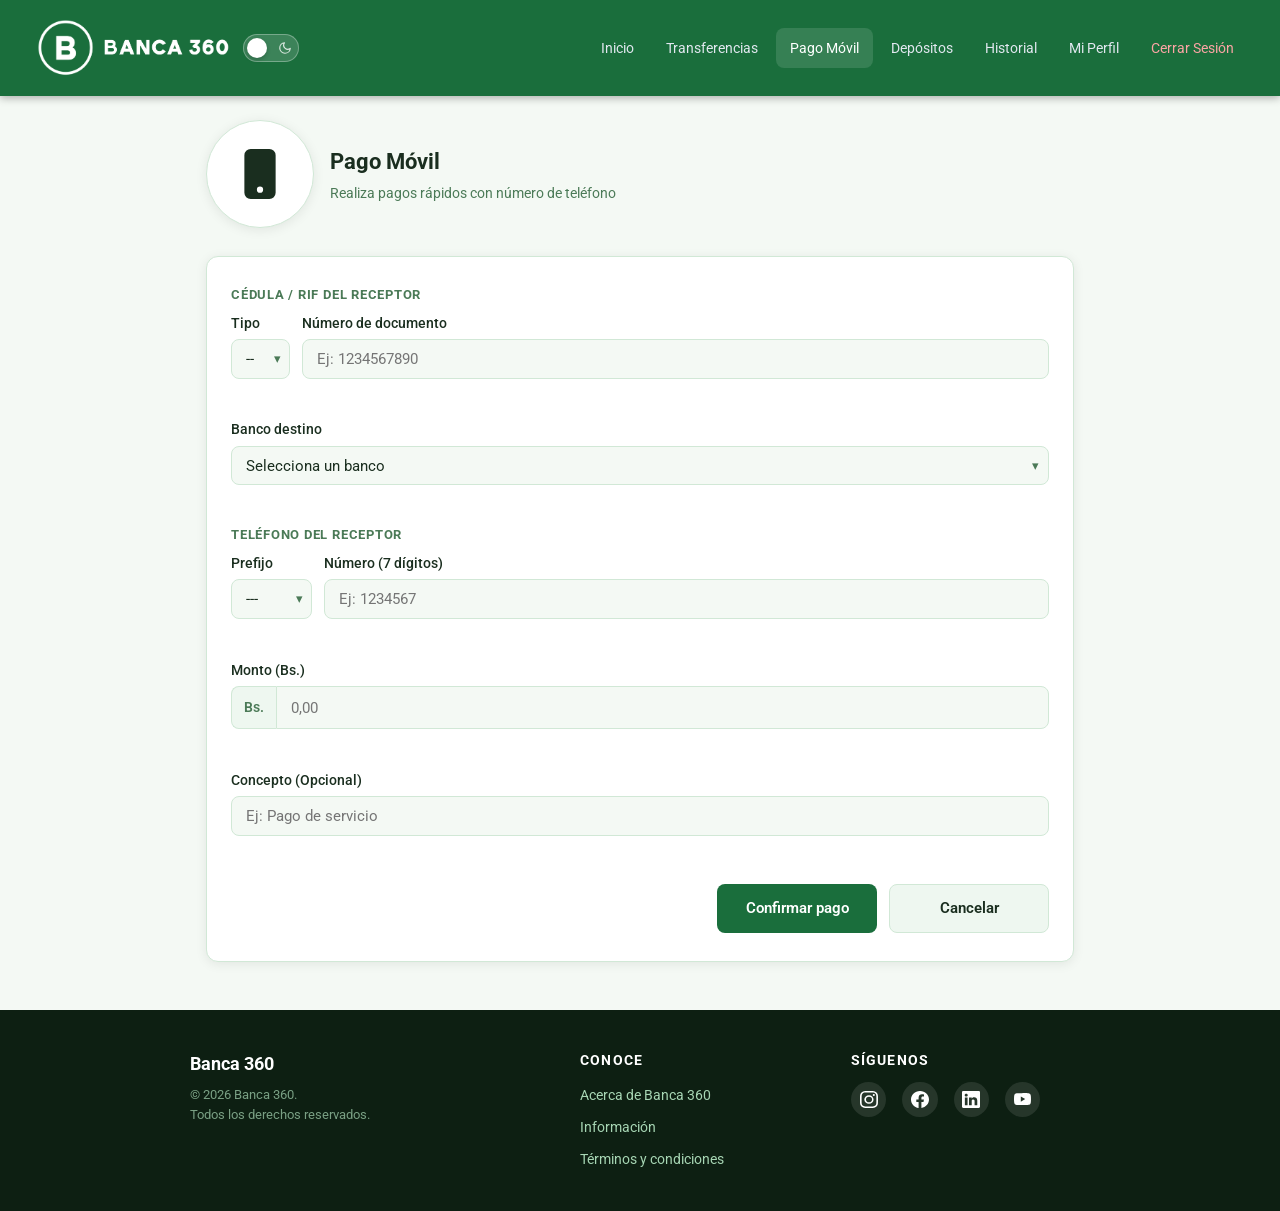
<file: pago-movil.html>
<!DOCTYPE html>
<html lang="es">
<head>
    <meta charset="UTF-8">
    <meta name="viewport" content="width=device-width, initial-scale=1.0">
    <title>Pago Móvil - Banca 360</title>
    <script>
        // Aplicar el tema oscuro de inmediato
        if (localStorage.getItem('theme') === 'dark') {
            document.documentElement.classList.add('dark');
        }
        // Inyectar un bloqueador temporal de animaciones
        document.head.insertAdjacentHTML('beforeend', '<style id="bloqueo-animaciones">*, *::before, *::after { transition: none !important; }</style>');
    </script>
    <link rel="preconnect" href="https://fonts.googleapis.com">
    <link rel="preconnect" href="https://fonts.gstatic.com" crossorigin>
    <link href="https://fonts.googleapis.com/css2?family=Roboto:wght@400;500;700&display=swap" rel="stylesheet">
    <!-- Hoja de estilos global -->
    <link rel="stylesheet" href="css/style.css">
    <script src="js/main.js" defer></script>
</head>
<body>

    <!-- ========== HEADER GLOBAL ========== -->
    <header class="header">
        <h1 class="header__logo">
            <a href="Inicio.html" class="header__logo-link">
                <img src="assets/img/Banca360.png" alt="Banca 360" class="header__logo-img">
            </a>
        </h1>

        <div class="header__controls">
            <label class="theme-switch" aria-label="Cambiar tema">
                <input type="checkbox" id="btnTheme" class="theme-switch__checkbox">
                <span class="theme-switch__slider">
                    <span class="theme-switch__icon theme-switch__icon--sun">
                        <svg width="14" height="14" viewBox="0 0 24 24" fill="none" stroke="currentColor" stroke-width="2" stroke-linecap="round" stroke-linejoin="round"><circle cx="12" cy="12" r="5"/><line x1="12" y1="1" x2="12" y2="3"/><line x1="12" y1="21" x2="12" y2="23"/><line x1="4.22" y1="4.22" x2="5.64" y2="5.64"/><line x1="18.36" y1="18.36" x2="19.78" y2="19.78"/><line x1="1" y1="12" x2="3" y2="12"/><line x1="21" y1="12" x2="23" y2="12"/><line x1="4.22" y1="19.78" x2="5.64" y2="18.36"/><line x1="18.36" y1="5.64" x2="19.78" y2="4.22"/></svg>
                    </span>
                    <span class="theme-switch__icon theme-switch__icon--moon">
                        <svg width="14" height="14" viewBox="0 0 24 24" fill="none" stroke="currentColor" stroke-width="2" stroke-linecap="round" stroke-linejoin="round"><path d="M21 12.79A9 9 0 1 1 11.21 3 7 7 0 0 0 21 12.79z"/></svg>
                    </span>
                </span>
            </label>
            
            <button class="btn-hamburger" id="btnMenu" aria-label="Abrir menú" aria-expanded="false">
                <img src="assets/img/list.svg" alt="Menú" class="btn-hamburger__icon">
            </button>
        </div>

        <nav class="nav" id="mainNav" aria-label="Navegación principal">
            <ul class="nav__list">
                <li class="nav__item"><a href="Inicio.html"          class="nav__link">Inicio</a></li>
                <li class="nav__item"><a href="transferencias.html"  class="nav__link">Transferencias</a></li>
                <li class="nav__item"><a href="pago-movil.html"      class="nav__link nav__link--active">Pago Móvil</a></li>
                <li class="nav__item"><a href="depositos.html"       class="nav__link">Depósitos</a></li>
                <li class="nav__item"><a href="historial.html"       class="nav__link">Historial</a></li>
                <li class="nav__item"><a href="perfil.html"          class="nav__link">Mi Perfil</a></li>
                <li class="nav__item">
                    <a href="sesion-finalizada.html" class="nav__link nav__link--logout">Cerrar Sesión</a>
                </li>
            </ul>
        </nav>
    </header>

    <!-- ========== CONTENIDO PRINCIPAL ========== -->
    <main class="main-content">

        <!-- Encabezado de página -->
        <section class="page-header" aria-label="Título de sección">
            <div class="page-header__icon">
                <svg xmlns="http://www.w3.org/2000/svg" width="50" height="50" fill="currentColor" class="bi bi-phone-fill" viewBox="0 0 16 16">
                    <path d="M3 2a2 2 0 0 1 2-2h6a2 2 0 0 1 2 2v12a2 2 0 0 1-2 2H5a2 2 0 0 1-2-2zm6 11a1 1 0 1 0-2 0 1 1 0 0 0 2 0"/>
                </svg>
            </div>
            <div>
                <h2 class="page-header__title">Pago Móvil</h2>
                <p class="page-header__subtitle">Realiza pagos rápidos con número de teléfono</p>
            </div>
        </section>

        <!-- Tarjeta del formulario -->
        <section class="form-card" aria-label="Formulario de pago móvil">
            <form id="pagoMovilForm" class="pm-form">

                <!-- ── FILA 1: Tipo de documento + N° documento ── -->
                <fieldset class="pm-form__group pm-form__group--split">
                    <legend class="pm-form__legend">Cédula / RIF del receptor</legend>

                    <!-- Selector tipo de documento -->
                    <div class="pm-form__field">
                        <label for="tipoDoc" class="pm-form__label">Tipo</label>
                        <div class="pm-form__select-wrap">
                            <select id="tipoDoc" name="tipoDoc" class="pm-form__select" required>
                                <option value="">--</option>
                                <option value="V">V</option>
                                <option value="E">E</option>
                                <option value="J">J</option>
                                <option value="R">R</option>
                            </select>
                            <span class="pm-form__select-arrow">▾</span>
                        </div>
                        <span class="pm-form__error" id="tipoDocError"></span>
                    </div>

                    <!-- Número de documento -->
                    <div class="pm-form__field pm-form__field--grow">
                        <label for="numDoc" class="pm-form__label">Número de documento</label>
                        <input
                            type="text"
                            id="numDoc"
                            name="numDoc"
                            class="pm-form__input"
                            placeholder="Ej: 1234567890"
                            maxlength="10"
                            inputmode="numeric"
                            required
                        >
                        <span class="pm-form__error" id="numDocError"></span>
                    </div>
                </fieldset>

                <!-- ── FILA 2: Banco destino ── -->
                <div class="pm-form__field">
                    <label for="banco" class="pm-form__label">Banco destino</label>
                    <div class="pm-form__select-wrap">
                        <select id="banco" name="banco" class="pm-form__select" required>
                            <option value="">Selecciona un banco</option>
                            <option value="0172">Bancamiga</option>
                            <option value="0134">Banesco</option>
                            <option value="0102">Banco de Venezuela</option>
                            <option value="0105">Mercantil</option>
                            <option value="0108">BBVA Provincial</option>
                            <option value="0191">BNC</option>
                        </select>
                        <span class="pm-form__select-arrow">▾</span>
                    </div>
                    <span class="pm-form__error" id="bancoError"></span>
                </div>

                <!-- ── FILA 3: Prefijo + Número de teléfono ── -->
                <fieldset class="pm-form__group pm-form__group--split">
                    <legend class="pm-form__legend">Teléfono del receptor</legend>

                    <!-- Selector prefijo -->
                    <div class="pm-form__field">
                        <label for="prefijo" class="pm-form__label">Prefijo</label>
                        <div class="pm-form__select-wrap">
                            <select id="prefijo" name="prefijo" class="pm-form__select" required>
                                <option value="">---</option>
                                <option value="0412">0412</option>
                                <option value="0414">0414</option>
                                <option value="0416">0416</option>
                                <option value="0422">0422</option>
                                <option value="0424">0424</option>
                            </select>
                            <span class="pm-form__select-arrow">▾</span>
                        </div>
                        <span class="pm-form__error" id="prefijoError"></span>
                    </div>

                    <!-- Número de teléfono (7 dígitos restantes) -->
                    <div class="pm-form__field pm-form__field--grow">
                        <label for="numTelefono" class="pm-form__label">Número (7 dígitos)</label>
                        <input
                            type="text"
                            id="numTelefono"
                            name="numTelefono"
                            class="pm-form__input"
                            placeholder="Ej: 1234567"
                            minlength="7"
                            maxlength="7"
                            inputmode="numeric"
                            required
                        >
                        <span class="pm-form__error" id="numTelefonoError"></span>
                    </div>
                </fieldset>

                <!-- ── FILA 4: Monto ── -->
                <div class="pm-form__field">
                    <label for="monto" class="pm-form__label">Monto (Bs.)</label>
                    <div class="pm-form__input-prefix-wrap">
                        <!-- Prefijo visual fijo -->
                        <span class="pm-form__input-prefix">Bs.</span>
                        <input
                            type="text"
                            id="monto"
                            name="monto"
                            class="pm-form__input pm-form__input--with-prefix"
                            placeholder="0,00"
                            inputmode="decimal"
                            required
                        >
                    </div>
                    <span class="pm-form__error" id="montoError"></span>
                </div>

                <!-- ── FILA 5: Concepto ── -->
                <div class="pm-form__field">
                    <label for="concepto" class="pm-form__label">Concepto (Opcional)</label>
                    <input
                        type="text"
                        id="concepto"
                        name="concepto"
                        class="pm-form__input"
                        placeholder="Ej: Pago de servicio"
                        maxlength="100"
                    >
                    <span class="pm-form__error" id="conceptoError"></span>
                </div>

                <!-- ── Resumen previo al envío ── -->
                <div class="pm-summary" id="pmSummary" hidden>
                    <h3 class="pm-summary__title">Resumen del pago</h3>
                    <dl class="pm-summary__list">
                        <div class="pm-summary__row">
                            <dt>Receptor</dt>
                            <dd id="summaryReceptor">—</dd>
                        </div>
                        <div class="pm-summary__row">
                            <dt>Banco</dt>
                            <dd id="summaryBanco">—</dd>
                        </div>
                        <div class="pm-summary__row">
                            <dt>Teléfono</dt>
                            <dd id="summaryTelefono">—</dd>
                        </div>
                        <div class="pm-summary__row pm-summary__row--total">
                            <dt>Monto</dt>
                            <dd id="summaryMonto">—</dd>
                        </div>
                        <div class="pm-summary__row">
                            <dt>Concepto</dt>
                            <dd id="summaryConcepto">—</dd>
                        </div>
                    </dl>
                </div>

                <div class="pm-form__actions">
                    <button type="submit" class="btn btn--primary" id="btnEnviar">
                        Confirmar pago
                    </button>
                    <a href="Inicio.html" class="btn btn--secondary" style="text-decoration: none; text-align: center;">
                        Cancelar
                    </a>
                </div>

            </form>
        </section>

        <!-- ── Modal de éxito ── -->
        <div class="pm-modal" id="pmModal" role="dialog" aria-modal="true"
             aria-labelledby="modalTitle" hidden>
            <div class="pm-modal__box">
                <div class="pm-modal__icon">
                    <svg xmlns="http://www.w3.org/2000/svg" width="50" height="50" fill="currentColor" class="bi bi-check" viewBox="0 0 16 16">
                        <path d="M10.97 4.97a.75.75 0 0 1 1.07 1.05l-3.99 4.99a.75.75 0 0 1-1.08.02L4.324 8.384a.75.75 0 1 1 1.06-1.06l2.094 2.093 3.473-4.425z"/>
                    </svg>
                </div>
                <h3 class="pm-modal__title" id="modalTitle">¡Pago Móvil enviado!</h3>
                <p class="pm-modal__msg" id="modalMsg">Tu dinero ha sido enviado correctamente.</p>
                <button class="btn btn--primary pm-modal__close" id="btnModalClose">
                    Aceptar
                </button>
            </div>
        </div>
        <!-- Fondo oscuro del modal -->
        <div class="pm-modal__backdrop" id="pmBackdrop" hidden></div>

    </main>

    <!-- ========== FOOTER GLOBAL ========== -->
    <footer class="footer">
        <div class="footer__grid">
            <div class="footer__col">
                <p class="footer__brand">Banca 360</p>
                <p class="footer__copy">© 2026 Banca 360.<br>Todos los derechos reservados.</p>
            </div>
            <div class="footer__col">
                <p class="footer__heading">Conoce</p>
                <ul class="footer__list">
                    <li><a class="footer__link">Acerca de Banca 360</a></li>
                    <li><a class="footer__link">Información</a></li>
                    <li><a class="footer__link">Términos y condiciones</a></li>
                </ul>
            </div>
            <div class="footer__col">
                <p class="footer__heading">Síguenos</p>
                <div class="footer__social">
                    <a class="footer__social-link" aria-label="Instagram">
                        <img src="assets/img/instagram.svg" alt="Instagram" class="footer__social-icon">
                    </a>
                    <a class="footer__social-link" aria-label="Facebook">
                        <img src="assets/img/facebook.svg" alt="Facebook" class="footer__social-icon">
                    </a>
                    <a  class="footer__social-link" aria-label="LinkedIn">
                        <img src="assets/img/linkedin.svg" alt="LinkedIn" class="footer__social-icon">
                    </a>
                    <a class="footer__social-link" aria-label="YouTube">
                        <img src="assets/img/youtube.svg" alt="YouTube" class="footer__social-icon">
                    </a>
                </div>
            </div>
        </div>
    </footer>

</body>
</html>
</file>
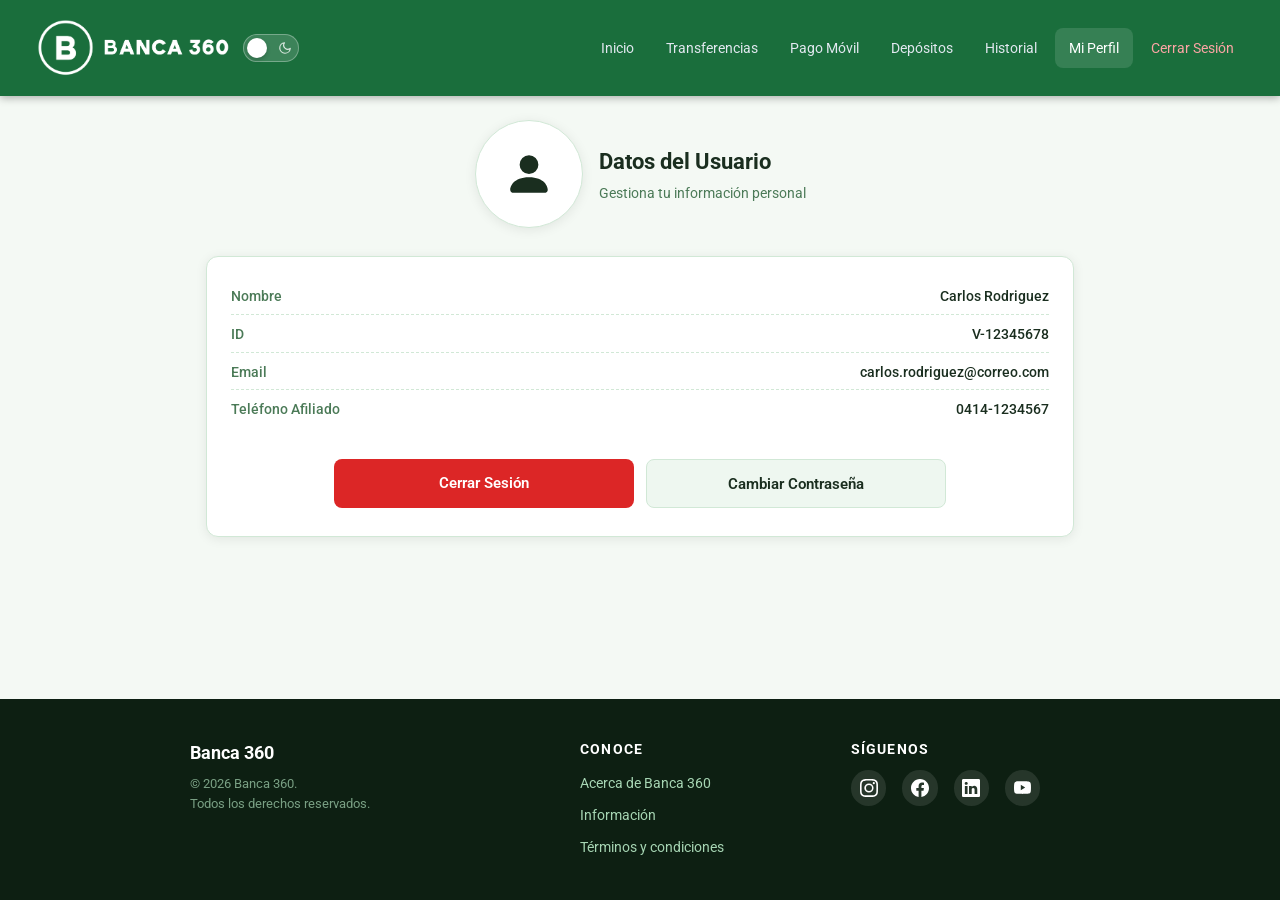
<file: perfil.html>
<!DOCTYPE html>
<html lang="es">
<head>
    <meta charset="UTF-8">
    <meta name="viewport" content="width=device-width, initial-scale=1.0">
    <title>Mi Perfil - Banca 360</title>
    <script>
        // Aplicar el tema oscuro de inmediato
        if (localStorage.getItem('theme') === 'dark') {
            document.documentElement.classList.add('dark');
        }
        // Inyectar un bloqueador temporal de animaciones
        document.head.insertAdjacentHTML('beforeend', '<style id="bloqueo-animaciones">*, *::before, *::after { transition: none !important; }</style>');
    </script>
    <link rel="preconnect" href="https://fonts.googleapis.com">
    <link rel="preconnect" href="https://fonts.gstatic.com" crossorigin>
    <link href="https://fonts.googleapis.com/css2?family=Roboto:wght@400;500;700&display=swap" rel="stylesheet">
    <link rel="stylesheet" href="css/style.css">
    <script src="js/main.js" defer></script>
</head>
<body>

    <header class="header">
        <h1 class="header__logo">
            <a href="Inicio.html" class="header__logo-link">
                <img src="assets/img/Banca360.png" alt="Banca 360" class="header__logo-img">
            </a>
        </h1>

        <div class="header__controls">
            <label class="theme-switch" aria-label="Cambiar tema">
                <input type="checkbox" id="btnTheme" class="theme-switch__checkbox">
                <span class="theme-switch__slider">
                    <span class="theme-switch__icon theme-switch__icon--sun">
                        <svg width="14" height="14" viewBox="0 0 24 24" fill="none" stroke="currentColor" stroke-width="2" stroke-linecap="round" stroke-linejoin="round"><circle cx="12" cy="12" r="5"/><line x1="12" y1="1" x2="12" y2="3"/><line x1="12" y1="21" x2="12" y2="23"/><line x1="4.22" y1="4.22" x2="5.64" y2="5.64"/><line x1="18.36" y1="18.36" x2="19.78" y2="19.78"/><line x1="1" y1="12" x2="3" y2="12"/><line x1="21" y1="12" x2="23" y2="12"/><line x1="4.22" y1="19.78" x2="5.64" y2="18.36"/><line x1="18.36" y1="5.64" x2="19.78" y2="4.22"/></svg>
                    </span>
                    <span class="theme-switch__icon theme-switch__icon--moon">
                        <svg width="14" height="14" viewBox="0 0 24 24" fill="none" stroke="currentColor" stroke-width="2" stroke-linecap="round" stroke-linejoin="round"><path d="M21 12.79A9 9 0 1 1 11.21 3 7 7 0 0 0 21 12.79z"/></svg>
                    </span>
                </span>
            </label>
            <button class="btn-hamburger" id="btnMenu" aria-label="Abrir menú" aria-expanded="false">
                <img src="assets/img/list.svg" alt="Menú" class="btn-hamburger__icon">
            </button>
        </div>

        <nav class="nav" id="mainNav" aria-label="Navegación principal">
            <ul class="nav__list">
                <li class="nav__item"><a href="Inicio.html"          class="nav__link">Inicio</a></li>
                <li class="nav__item"><a href="transferencias.html"  class="nav__link">Transferencias</a></li>
                <li class="nav__item"><a href="pago-movil.html"      class="nav__link">Pago Móvil</a></li>
                <li class="nav__item"><a href="depositos.html"       class="nav__link">Depósitos</a></li>
                <li class="nav__item"><a href="historial.html"       class="nav__link">Historial</a></li>
                <li class="nav__item"><a href="perfil.html"          class="nav__link nav__link--active">Mi Perfil</a></li>
                <li class="nav__item">
                    <a href="sesion-finalizada.html" class="nav__link nav__link--logout">Cerrar Sesión</a>
                </li>
            </ul>
        </nav>
    </header>

    <main class="main-content">

        <section class="page-header" aria-label="Título de sección" style="justify-content: center;">
            <div class="page-header__icon">
                <svg xmlns="http://www.w3.org/2000/svg" width="50" height="50" fill="currentColor" class="bi bi-person-fill" viewBox="0 0 16 16">
                    <path d="M3 14s-1 0-1-1 1-4 6-4 6 3 6 4-1 1-1 1zm5-6a3 3 0 1 0 0-6 3 3 0 0 0 0 6"/>
                 </svg>
            </div>
            <div>
                <h2 class="page-header__title">Datos del Usuario</h2>
                <p class="page-header__subtitle">Gestiona tu información personal</p>
            </div>
        </section>

        <section class="form-card" aria-label="Información de perfil">
            
            <div class="pm-summary" style="background-color: transparent; border: none; padding: 0;">
                <dl class="pm-summary__list">
                    <div class="pm-summary__row">
                        <dt>Nombre</dt>
                        <dd>Carlos Rodriguez</dd>
                    </div>
                    <div class="pm-summary__row">
                        <dt>ID</dt>
                        <dd>V-12345678</dd>
                    </div>
                    <div class="pm-summary__row">
                        <dt>Email</dt>
                        <dd>carlos.rodriguez@correo.com</dd>
                    </div>
                    <div class="pm-summary__row">
                        <dt>Teléfono Afiliado</dt>
                        <dd>0414-1234567</dd>
                    </div>
                </dl>
            </div>

            <div class="pm-form__actions" style="margin-top: 2em; justify-content: center;">
                <a href="sesion-finalizada.html" class="btn btn--primary" style="background-color: var(--color-out); text-decoration: none; width: 100%; max-width: 300px;">Cerrar Sesión</a>
                <a href="cambiar-contraseña.html" class="btn btn--secondary" style="text-decoration: none; width: 100%; max-width: 300px;">Cambiar Contraseña</a>
            </div>

        </section>

    </main>

    <footer class="footer">
        <div class="footer__grid">
            <div class="footer__col">
                <p class="footer__brand">Banca 360</p>
                <p class="footer__copy">© 2026 Banca 360.<br>Todos los derechos reservados.</p>
            </div>
            <div class="footer__col">
                <p class="footer__heading">Conoce</p>
                <ul class="footer__list">
                    <li><a href="#" class="footer__link">Acerca de Banca 360</a></li>
                    <li><a href="#" class="footer__link">Información</a></li>
                    <li><a href="#" class="footer__link">Términos y condiciones</a></li>
                </ul>
            </div>
            <div class="footer__col">
                <p class="footer__heading">Síguenos</p>
                <div class="footer__social">
                    <a href="#" class="footer__social-link" aria-label="Instagram">
                        <img src="assets/img/instagram.svg" alt="Instagram" class="footer__social-icon">
                    </a>
                    <a href="#" class="footer__social-link" aria-label="Facebook">
                        <img src="assets/img/facebook.svg" alt="Facebook" class="footer__social-icon">
                    </a>
                    <a href="#" class="footer__social-link" aria-label="LinkedIn">
                        <img src="assets/img/linkedin.svg" alt="LinkedIn" class="footer__social-icon">
                    </a>
                    <a href="#" class="footer__social-link" aria-label="YouTube">
                        <img src="assets/img/youtube.svg" alt="YouTube" class="footer__social-icon">
                    </a>
                </div>
            </div>
        </div>
    </footer>

</body>
</html>
</file>
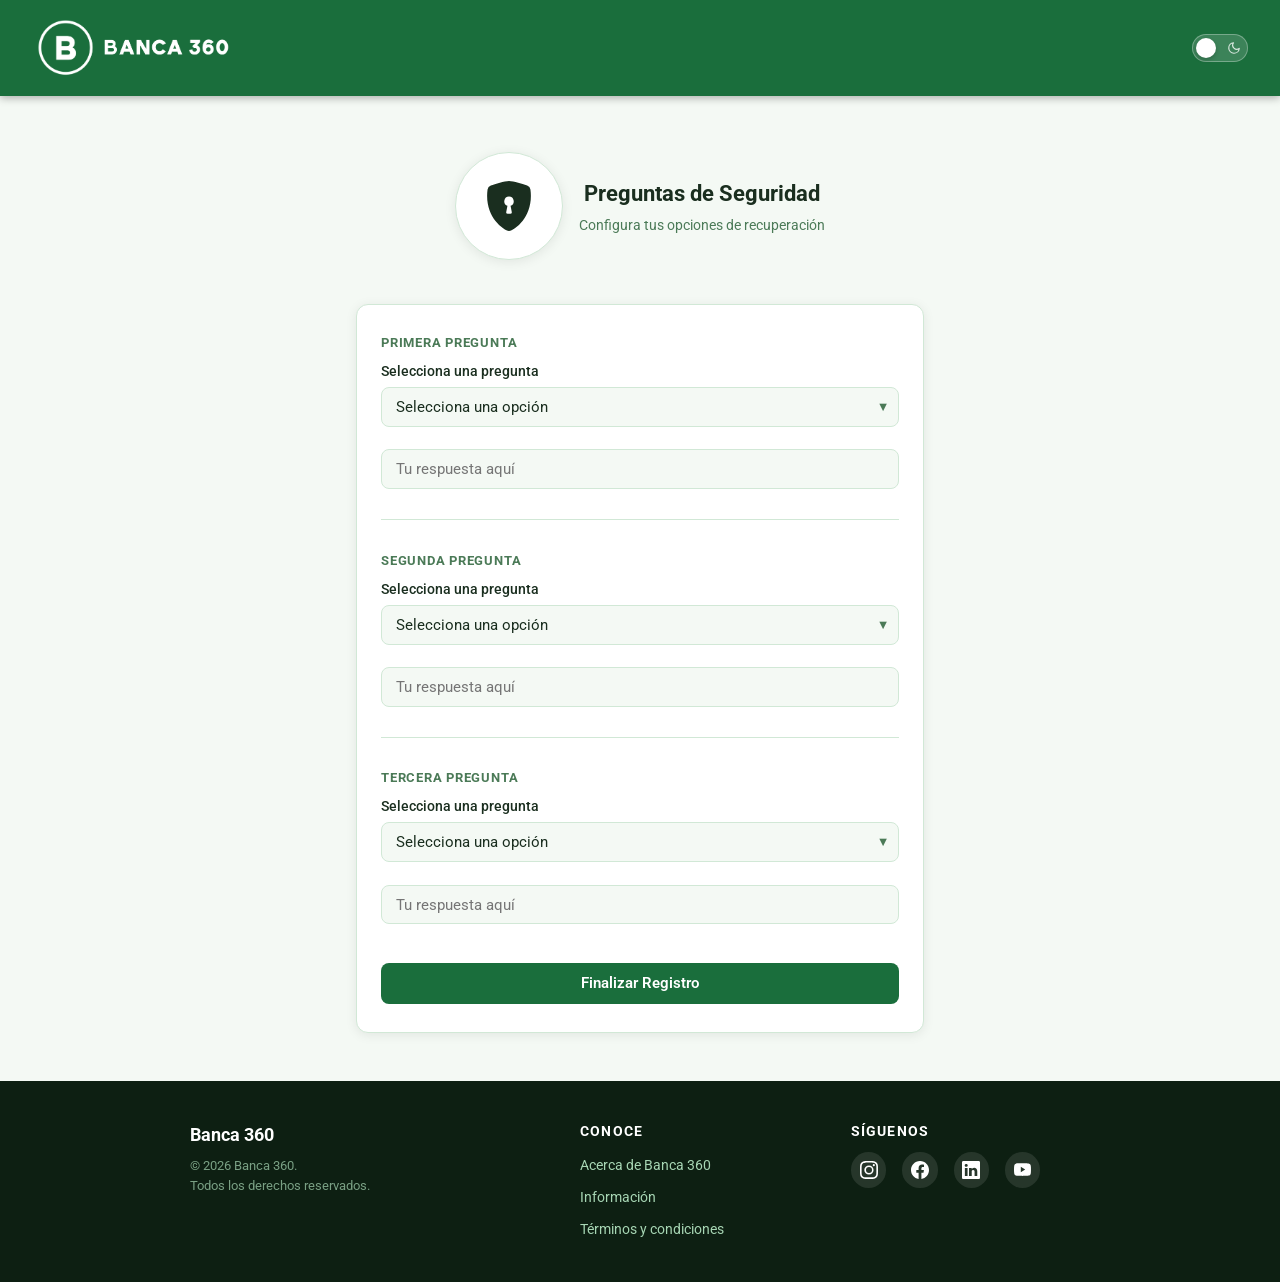
<file: preguntas-seguridad.html>
<!DOCTYPE html>
<html lang="es">
<head>
    <meta charset="UTF-8">
    <meta name="viewport" content="width=device-width, initial-scale=1.0">
    <title>Preguntas de Seguridad - Banca 360</title>
    <script>
        // Aplicar el tema oscuro de inmediato
        if (localStorage.getItem('theme') === 'dark') {
            document.documentElement.classList.add('dark');
        }
        // Inyectar un bloqueador temporal de animaciones
        document.head.insertAdjacentHTML('beforeend', '<style id="bloqueo-animaciones">*, *::before, *::after { transition: none !important; }</style>');
    </script>
    <link rel="preconnect" href="https://fonts.googleapis.com">
    <link rel="preconnect" href="https://fonts.gstatic.com" crossorigin>
    <link href="https://fonts.googleapis.com/css2?family=Roboto:wght@400;500;700&display=swap" rel="stylesheet">
    <link rel="stylesheet" href="css/style.css">
    <script src="js/main.js" defer></script>
</head>
<body>

    <header class="header">
        <h1 class="header__logo">
            <a href="index.html" class="header__logo-link">
                <img src="assets/img/Banca360.png" alt="Banca 360" class="header__logo-img">
            </a>
        </h1>

        <div class="header__controls">
            <label class="theme-switch" aria-label="Cambiar tema">
                <input type="checkbox" id="btnTheme" class="theme-switch__checkbox">
                <span class="theme-switch__slider">
                    <span class="theme-switch__icon theme-switch__icon--sun">
                        <svg width="14" height="14" viewBox="0 0 24 24" fill="none" stroke="currentColor" stroke-width="2" stroke-linecap="round" stroke-linejoin="round"><circle cx="12" cy="12" r="5"/><line x1="12" y1="1" x2="12" y2="3"/><line x1="12" y1="21" x2="12" y2="23"/><line x1="4.22" y1="4.22" x2="5.64" y2="5.64"/><line x1="18.36" y1="18.36" x2="19.78" y2="19.78"/><line x1="1" y1="12" x2="3" y2="12"/><line x1="21" y1="12" x2="23" y2="12"/><line x1="4.22" y1="19.78" x2="5.64" y2="18.36"/><line x1="18.36" y1="5.64" x2="19.78" y2="4.22"/></svg>
                    </span>
                    <span class="theme-switch__icon theme-switch__icon--moon">
                        <svg width="14" height="14" viewBox="0 0 24 24" fill="none" stroke="currentColor" stroke-width="2" stroke-linecap="round" stroke-linejoin="round"><path d="M21 12.79A9 9 0 1 1 11.21 3 7 7 0 0 0 21 12.79z"/></svg>
                    </span>
                </span>
            </label>
        </div>
    </header>

    <main class="main-content" style="max-width: 600px; margin-top: 2em;">
        
        <section class="page-header" aria-label="Título de sección" style="justify-content: center; margin-bottom: 1em;">
            <div class="page-header__icon">
                <svg xmlns="http://www.w3.org/2000/svg" width="50" height="50" fill="currentColor" class="bi bi-shield-lock-fill" viewBox="0 0 16 16">
                    <path fill-rule="evenodd" d="M8 0c-.69 0-1.843.265-2.928.56-1.11.3-2.229.655-2.887.87a1.54 1.54 0 0 0-1.044 1.262c-.596 4.477.787 7.795 2.465 9.99a11.8 11.8 0 0 0 2.517 2.453c.386.273.744.482 1.048.625.28.132.581.24.829.24s.548-.108.829-.24a7 7 0 0 0 1.048-.625 11.8 11.8 0 0 0 2.517-2.453c1.678-2.195 3.061-5.513 2.465-9.99a1.54 1.54 0 0 0-1.044-1.263 63 63 0 0 0-2.887-.87C9.843.266 8.69 0 8 0m0 5a1.5 1.5 0 0 1 .5 2.915l.385 1.99a.5.5 0 0 1-.491.595h-.788a.5.5 0 0 1-.49-.595l.384-1.99A1.5 1.5 0 0 1 8 5"/>
                </svg>
            </div>
            <div style="text-align: center;">
                <h2 class="page-header__title">Preguntas de Seguridad</h2>
                <p class="page-header__subtitle">Configura tus opciones de recuperación</p>
            </div>
        </section>

        <section class="form-card" aria-label="Formulario de preguntas de seguridad">
            <form action="index.html" method="GET" class="pm-form">

                <fieldset class="pm-form__group">
                    <legend class="pm-form__legend">Primera Pregunta</legend>
                    <div class="pm-form__field">
                        <label for="pregunta1" class="pm-form__label">Selecciona una pregunta</label>
                        <div class="pm-form__select-wrap">
                            <select id="pregunta1" name="pregunta1" class="pm-form__select" required>
                                <option value="" disabled selected>Selecciona una opción</option>
                                <option value="p1_1">¿Cuál es el nombre de tu primera mascota?</option>
                                <option value="p1_2">¿En qué ciudad naciste?</option>
                                <option value="p1_3">¿Cuál es el nombre de tu escuela primaria?</option>
                                <option value="p1_4">¿Cuál es tu película favorita?</option>
                                <option value="p1_5">¿Cómo se llama tu mejor amigo de la infancia?</option>
                                <option value="p1_6">¿Cuál es el modelo de tu primer carro?</option>
                            </select>
                            <span class="pm-form__select-arrow">▼</span>
                        </div>
                    </div>
                    <div class="pm-form__field">
                        <input type="text" name="respuesta1" class="pm-form__input" placeholder="Tu respuesta aquí" required>
                    </div>
                </fieldset>

                <hr style="border: 0; border-top: 1px solid var(--color-border); margin: 0.5em 0;">

                <fieldset class="pm-form__group">
                    <legend class="pm-form__legend">Segunda Pregunta</legend>
                    <div class="pm-form__field">
                        <label for="pregunta2" class="pm-form__label">Selecciona una pregunta</label>
                        <div class="pm-form__select-wrap">
                            <select id="pregunta2" name="pregunta2" class="pm-form__select" required>
                                <option value="" disabled selected>Selecciona una opción</option>
                                <option value="p2_1">¿Dónde se conocieron tus padres?</option>
                                <option value="p2_2">¿Cuál es el nombre de tu abuela materna?</option>
                                <option value="p2_3">¿Cuál era el nombre de tu primer jefe?</option>
                                <option value="p2_4">¿Cuál es tu plato de comida favorito?</option>
                                <option value="p2_5">¿En qué año te graduaste del colegio?</option>
                                <option value="p2_6">¿Cuál es el nombre de la calle donde creciste?</option>
                            </select>
                            <span class="pm-form__select-arrow">▼</span>
                        </div>
                    </div>
                    <div class="pm-form__field">
                        <input type="text" name="respuesta2" class="pm-form__input" placeholder="Tu respuesta aquí" required>
                    </div>
                </fieldset>

                <hr style="border: 0; border-top: 1px solid var(--color-border); margin: 0.5em 0;">

                <fieldset class="pm-form__group">
                    <legend class="pm-form__legend">Tercera Pregunta</legend>
                    <div class="pm-form__field">
                        <label for="pregunta3" class="pm-form__label">Selecciona una pregunta</label>
                        <div class="pm-form__select-wrap">
                            <select id="pregunta3" name="pregunta3" class="pm-form__select" required>
                                <option value="" disabled selected>Selecciona una opción</option>
                                <option value="p3_1">¿Cuál es tu libro favorito?</option>
                                <option value="p3_2">¿A qué lugar te gustaría viajar?</option>
                                <option value="p3_3">¿Cuál es el nombre de tu cantante favorito?</option>
                                <option value="p3_4">¿Cuál fue tu primer trabajo?</option>
                                <option value="p3_5">¿Cómo se llama el hospital donde naciste?</option>
                                <option value="p3_6">¿Cuál es tu deporte favorito?</option>
                            </select>
                            <span class="pm-form__select-arrow">▼</span>
                        </div>
                    </div>
                    <div class="pm-form__field">
                        <input type="text" name="respuesta3" class="pm-form__input" placeholder="Tu respuesta aquí" required>
                    </div>
                </fieldset>

                <div class="pm-form__actions" style="margin-top: 1em; flex-direction: row; gap: 1em;">
                    <button type="submit" class="btn btn--primary" style="flex: 1;">Finalizar Registro</button>
                </div>

            </form>
        </section>

    </main>

    <footer class="footer">
        <div class="footer__grid">
            <div class="footer__col">
                <p class="footer__brand">Banca 360</p>
                <p class="footer__copy">© 2026 Banca 360.<br>Todos los derechos reservados.</p>
            </div>
            <div class="footer__col">
                <p class="footer__heading">Conoce</p>
                <ul class="footer__list">
                    <li><a href="#" class="footer__link">Acerca de Banca 360</a></li>
                    <li><a href="#" class="footer__link">Información</a></li>
                    <li><a href="#" class="footer__link">Términos y condiciones</a></li>
                </ul>
            </div>
            <div class="footer__col">
                <p class="footer__heading">Síguenos</p>
                <div class="footer__social">
                    <a href="#" class="footer__social-link" aria-label="Instagram">
                        <img src="assets/img/instagram.svg" alt="Instagram" class="footer__social-icon">
                    </a>
                    <a href="#" class="footer__social-link" aria-label="Facebook">
                        <img src="assets/img/facebook.svg" alt="Facebook" class="footer__social-icon">
                    </a>
                    <a href="#" class="footer__social-link" aria-label="LinkedIn">
                        <img src="assets/img/linkedin.svg" alt="LinkedIn" class="footer__social-icon">
                    </a>
                    <a href="#" class="footer__social-link" aria-label="YouTube">
                        <img src="assets/img/youtube.svg" alt="YouTube" class="footer__social-icon">
                    </a>
                </div>
            </div>
        </div>
    </footer>

</body>
</html>
</file>
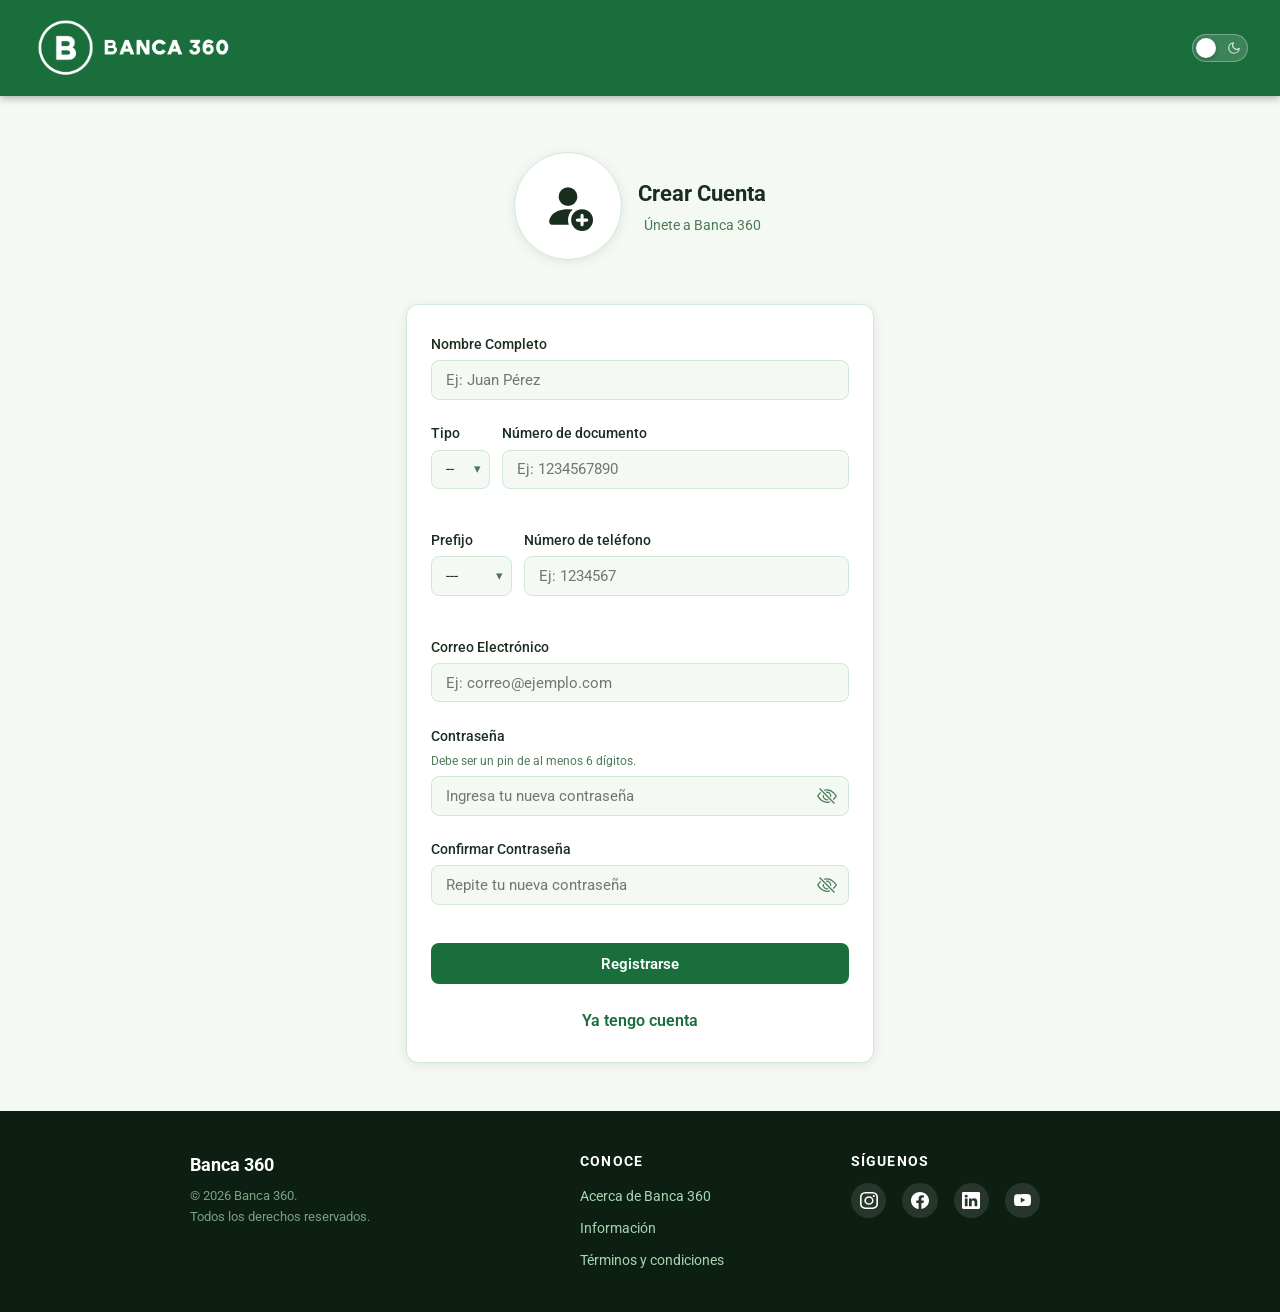
<file: registro.html>
<!DOCTYPE html>
<html lang="es">
<head>
    <meta charset="UTF-8">
    <meta name="viewport" content="width=device-width, initial-scale=1.0">
    <title>Registro - Banca 360</title>
    <script>
        // Aplicar el tema oscuro de inmediato
        if (localStorage.getItem('theme') === 'dark') {
            document.documentElement.classList.add('dark');
        }
        // Inyectar un bloqueador temporal de animaciones
        document.head.insertAdjacentHTML('beforeend', '<style id="bloqueo-animaciones">*, *::before, *::after { transition: none !important; }</style>');
    </script>
    <link rel="preconnect" href="https://fonts.googleapis.com">
    <link rel="preconnect" href="https://fonts.gstatic.com" crossorigin>
    <link href="https://fonts.googleapis.com/css2?family=Roboto:wght@400;500;700&display=swap" rel="stylesheet">
    <link rel="stylesheet" href="css/style.css">
    <script src="js/main.js" defer></script>
</head>
<body>

    <header class="header">
        <h1 class="header__logo">
            <a href="index.html" class="header__logo-link">
                <img src="assets/img/Banca360.png" alt="Banca 360" class="header__logo-img">
            </a>
        </h1>

        <div class="header__controls">
            <label class="theme-switch" aria-label="Cambiar tema">
                <input type="checkbox" id="btnTheme" class="theme-switch__checkbox">
                <span class="theme-switch__slider">
                    <span class="theme-switch__icon theme-switch__icon--sun">
                        <svg width="14" height="14" viewBox="0 0 24 24" fill="none" stroke="currentColor" stroke-width="2" stroke-linecap="round" stroke-linejoin="round"><circle cx="12" cy="12" r="5"/><line x1="12" y1="1" x2="12" y2="3"/><line x1="12" y1="21" x2="12" y2="23"/><line x1="4.22" y1="4.22" x2="5.64" y2="5.64"/><line x1="18.36" y1="18.36" x2="19.78" y2="19.78"/><line x1="1" y1="12" x2="3" y2="12"/><line x1="21" y1="12" x2="23" y2="12"/><line x1="4.22" y1="19.78" x2="5.64" y2="18.36"/><line x1="18.36" y1="5.64" x2="19.78" y2="4.22"/></svg>
                    </span>
                    <span class="theme-switch__icon theme-switch__icon--moon">
                        <svg width="14" height="14" viewBox="0 0 24 24" fill="none" stroke="currentColor" stroke-width="2" stroke-linecap="round" stroke-linejoin="round"><path d="M21 12.79A9 9 0 1 1 11.21 3 7 7 0 0 0 21 12.79z"/></svg>
                    </span>
                </span>
            </label>
        </div>
    </header>

    <main class="main-content" style="max-width: 500px; margin-top: 2em;">
        
        <section class="page-header" aria-label="Título de sección" style="justify-content: center; margin-bottom: 1em;">
            <div class="page-header__icon">
                <svg xmlns="http://www.w3.org/2000/svg" width="50" height="50" fill="currentColor" class="bi bi-person-fill-add" viewBox="0 0 16 16">
                    <path d="M12.5 16a3.5 3.5 0 1 0 0-7 3.5 3.5 0 0 0 0 7m.5-5v1h1a.5.5 0 0 1 0 1h-1v1a.5.5 0 0 1-1 0v-1h-1a.5.5 0 0 1 0-1h1v-1a.5.5 0 0 1 1 0m-2-6a3 3 0 1 1-6 0 3 3 0 0 1 6 0"/>
                    <path d="M2 13c0 1 1 1 1 1h5.256A4.5 4.5 0 0 1 8 12.5a4.5 4.5 0 0 1 1.544-3.393Q8.844 9.002 8 9c-5 0-6 3-6 4"/>
                </svg>
            </div>
            <div style="text-align: center;">
                <h2 class="page-header__title">Crear Cuenta</h2>
                <p class="page-header__subtitle">Únete a Banca 360</p>
            </div>
        </section>

        <section class="form-card" aria-label="Formulario de registro">
            <form action="preguntas-seguridad.html" method="GET" class="pm-form">

                <div class="pm-form__field">
                    <label for="nombre" class="pm-form__label">Nombre Completo</label>
                    <input 
                        type="text" 
                        id="nombre" 
                        name="nombre" 
                        class="pm-form__input" 
                        placeholder="Ej: Juan Pérez" 
                        required
                    >
                </div>

                <section class="pm-form__group pm-form__group--split">
                    <!-- Selector tipo de documento -->
                    <div class="pm-form__field">
                        <label for="tipoDoc" class="pm-form__label">Tipo</label>
                        <div class="pm-form__select-wrap">
                            <select id="tipoDoc" name="tipoDoc" class="pm-form__select" required>
                                <option value="">--</option>
                                <option value="V">V</option>
                                <option value="E">E</option>
                                <option value="J">J</option>
                                <option value="R">R</option>
                            </select>
                            <span class="pm-form__select-arrow">▾</span>
                        </div>
                        <span class="pm-form__error" id="tipoDocError"></span>
                    </div>

                    <!-- Número de documento -->
                    <div class="pm-form__field pm-form__field--grow">
                        <label for="numDoc" class="pm-form__label">Número de documento</label>
                        <input
                            type="text"
                            id="numDoc"
                            name="numDoc"
                            class="pm-form__input"
                            placeholder="Ej: 1234567890"
                            maxlength="10"
                            inputmode="numeric"
                            required
                        >
                        <span class="pm-form__error" id="numDocError"></span>
                    </div>
                </section>

                <!-- Número de teléfono -->
                <fieldset class="pm-form__group pm-form__group--split">

                    <!-- Selector prefijo -->
                    <div class="pm-form__field">
                        <label for="prefijo" class="pm-form__label">Prefijo</label>
                        <div class="pm-form__select-wrap">
                            <select id="prefijo" name="prefijo" class="pm-form__select" required>
                                <option value="">---</option>
                                <option value="0412">0412</option>
                                <option value="0414">0414</option>
                                <option value="0416">0416</option>
                                <option value="0422">0422</option>
                                <option value="0424">0424</option>
                            </select>
                            <span class="pm-form__select-arrow">▾</span>
                        </div>
                        <span class="pm-form__error" id="prefijoError"></span>
                    </div>

                    <!-- Número de teléfono (7 dígitos restantes) -->
                    <div class="pm-form__field pm-form__field--grow">
                        <label for="numTelefono" class="pm-form__label">Número de teléfono</label>
                        <input
                            type="text"
                            id="numTelefono"
                            name="numTelefono"
                            class="pm-form__input"
                            placeholder="Ej: 1234567"
                            minlength="7"
                            maxlength="7"
                            inputmode="numeric"
                            required
                        >
                        <span class="pm-form__error" id="numTelefonoError"></span>
                    </div>
                </fieldset>               

                <div class="pm-form__field">
                    <label for="email" class="pm-form__label">Correo Electrónico</label>
                    <input 
                        type="email" 
                        id="email" 
                        name="email" 
                        class="pm-form__input" 
                        placeholder="Ej: correo@ejemplo.com" 
                        required
                    >
                </div>
                <div class="pm-form__field">
                    <label for="password" class="pm-form__label">Contraseña</label>
                    <span class="pm-form__hint">Debe ser un pin de al menos 6 dígitos.</span>
                    <div style="position: relative; display: flex; align-items: center;">
                        <input type="password" 
                            id="password" 
                            name="password" 
                            class="pm-form__input" 
                            placeholder="Ingresa tu nueva contraseña" 
                            required 
                            inputmode="numeric"
                            pattern="[0-9]{6,}"
                            title="La contraseña debe contener solo números y un mínimo de 6 dígitos."
                            oninput="this.value = this.value.replace(/[^0-9]/g, '')"
                            style="padding-right: 2.5rem;">
                        <button type="button" class="toggle-password" data-target="password" style="position: absolute; right: 0.75rem; background: none; border: none; cursor: pointer; color: var(--color-text-muted); display: flex; padding: 0;">
                            <svg xmlns="http://www.w3.org/2000/svg" width="20" height="20" fill="currentColor" class="bi bi-eye" viewBox="0 0 16 16">
                                <path d="M16 8s-3-5.5-8-5.5S0 8 0 8s3 5.5 8 5.5S16 8 16 8M1.173 8a13 13 0 0 1 1.66-2.043C4.12 4.668 5.88 3.5 8 3.5s3.879 1.168 5.168 2.457A13 13 0 0 1 14.828 8q-.086.13-.195.288c-.335.48-.83 1.12-1.465 1.755C11.879 11.332 10.119 12.5 8 12.5s-3.879-1.168-5.168-2.457A13 13 0 0 1 1.172 8z"/>
                                <path d="M8 5.5a2.5 2.5 0 1 0 0 5 2.5 2.5 0 0 0 0-5M4.5 8a3.5 3.5 0 1 1 7 0 3.5 3.5 0 0 1-7 0"/>
                            </svg>
                        </button>
                    </div>
                </div>

                <div class="pm-form__field">
                    <label for="confirmarPassword" class="pm-form__label">Confirmar Contraseña</label>
                    <div style="position: relative; display: flex; align-items: center;">
                        <input type="password" 
                            id="confirmarPassword" 
                            name="confirmarPassword" 
                            class="pm-form__input" 
                            placeholder="Repite tu nueva contraseña" 
                            required 
                            inputmode="numeric"
                            pattern="[0-9]{6,}"
                            title="La contraseña debe contener solo números y un mínimo de 6 dígitos."
                            oninput="this.value = this.value.replace(/[^0-9]/g, '')"
                            style="padding-right: 2.5rem;">
                        <button type="button" class="toggle-password" data-target="confirmarPassword" style="position: absolute; right: 0.75rem; background: none; border: none; cursor: pointer; color: var(--color-text-muted); display: flex; padding: 0;">
                            <svg xmlns="http://www.w3.org/2000/svg" width="20" height="20" fill="currentColor" class="bi bi-eye" viewBox="0 0 16 16">
                                <path d="M16 8s-3-5.5-8-5.5S0 8 0 8s3 5.5 8 5.5S16 8 16 8M1.173 8a13 13 0 0 1 1.66-2.043C4.12 4.668 5.88 3.5 8 3.5s3.879 1.168 5.168 2.457A13 13 0 0 1 14.828 8q-.086.13-.195.288c-.335.48-.83 1.12-1.465 1.755C11.879 11.332 10.119 12.5 8 12.5s-3.879-1.168-5.168-2.457A13 13 0 0 1 1.172 8z"/>
                                <path d="M8 5.5a2.5 2.5 0 1 0 0 5 2.5 2.5 0 0 0 0-5M4.5 8a3.5 3.5 0 1 1 7 0 3.5 3.5 0 0 1-7 0"/>
                            </svg>
                        </button>
                    </div>
                </div>
                

                <div class="pm-form__actions" style="margin-top: 1em;">
                    <button type="submit" class="btn btn--primary" style="width: 100%;">
                        Registrarse
                    </button>
                </div>

            </form>

            <div style="margin-top: 1.5em; text-align: center;">
                <a href="index.html" style="color: var(--color-primary); text-decoration: none; font-weight: 600; transition: color 0.3s ease;" onmouseover="this.style.color='var(--color-primary-dark)'" onmouseout="this.style.color='var(--color-primary)'">Ya tengo cuenta</a>
            </div>
        </section>

    </main>

    <footer class="footer">
        <div class="footer__grid">
            <div class="footer__col">
                <p class="footer__brand">Banca 360</p>
                <p class="footer__copy">© 2026 Banca 360.<br>Todos los derechos reservados.</p>
            </div>
            <div class="footer__col">
                <p class="footer__heading">Conoce</p>
                <ul class="footer__list">
                    <li><a href="#" class="footer__link">Acerca de Banca 360</a></li>
                    <li><a href="#" class="footer__link">Información</a></li>
                    <li><a href="#" class="footer__link">Términos y condiciones</a></li>
                </ul>
            </div>
            <div class="footer__col">
                <p class="footer__heading">Síguenos</p>
                <div class="footer__social">
                    <a href="#" class="footer__social-link" aria-label="Instagram">
                        <img src="assets/img/instagram.svg" alt="Instagram" class="footer__social-icon">
                    </a>
                    <a href="#" class="footer__social-link" aria-label="Facebook">
                        <img src="assets/img/facebook.svg" alt="Facebook" class="footer__social-icon">
                    </a>
                    <a href="#" class="footer__social-link" aria-label="LinkedIn">
                        <img src="assets/img/linkedin.svg" alt="LinkedIn" class="footer__social-icon">
                    </a>
                    <a href="#" class="footer__social-link" aria-label="YouTube">
                        <img src="assets/img/youtube.svg" alt="YouTube" class="footer__social-icon">
                    </a>
                </div>
            </div>
        </div>
    </footer>
</body>
</html>
</file>
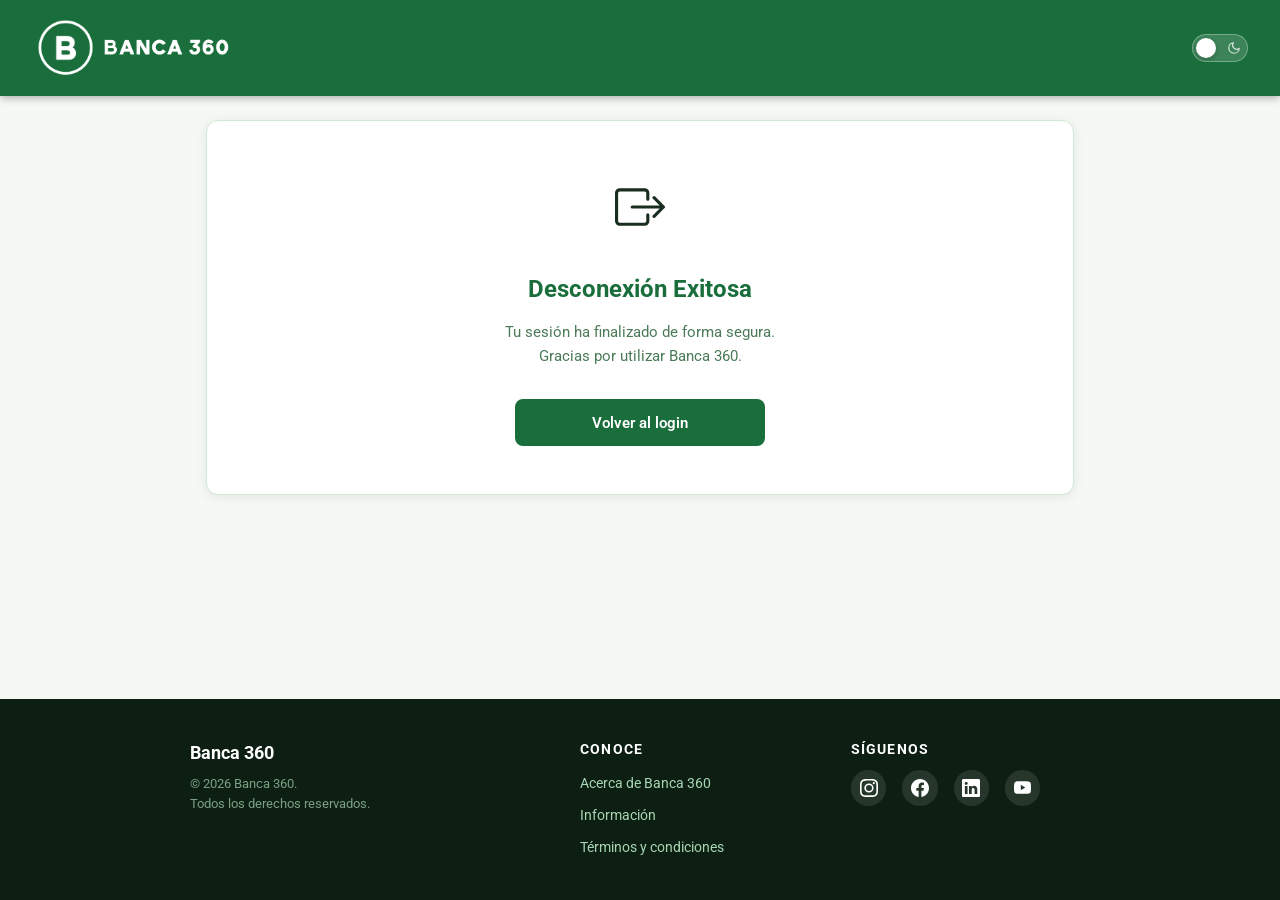
<file: sesion-finalizada.html>
<!DOCTYPE html>
<html lang="es">
<head>
    <meta charset="UTF-8">
    <meta name="viewport" content="width=device-width, initial-scale=1.0">
    <title>Sesión Finalizada - Banca 360</title>
    <script>
        // Aplicar el tema oscuro de inmediato
        if (localStorage.getItem('theme') === 'dark') {
            document.documentElement.classList.add('dark');
        }
        // Inyectar un bloqueador temporal de animaciones
        document.head.insertAdjacentHTML('beforeend', '<style id="bloqueo-animaciones">*, *::before, *::after { transition: none !important; }</style>');
    </script>
    <link rel="preconnect" href="https://fonts.googleapis.com">
    <link rel="preconnect" href="https://fonts.gstatic.com" crossorigin>
    <link href="https://fonts.googleapis.com/css2?family=Roboto:wght@400;500;700&display=swap" rel="stylesheet">
    <link rel="stylesheet" href="css/style.css">
    <script src="js/main.js" defer></script>
</head>
<body>

    <header class="header">
        <h1 class="header__logo">
            <a href="index.html" class="header__logo-link">
                <img src="assets/img/Banca360.png" alt="Banca 360" class="header__logo-img">
            </a>
        </h1>

        <div class="header__controls">
            <label class="theme-switch" aria-label="Cambiar tema">
                <input type="checkbox" id="btnTheme" class="theme-switch__checkbox">
                <span class="theme-switch__slider">
                    <span class="theme-switch__icon theme-switch__icon--sun">
                        <svg width="14" height="14" viewBox="0 0 24 24" fill="none" stroke="currentColor" stroke-width="2" stroke-linecap="round" stroke-linejoin="round"><circle cx="12" cy="12" r="5"/><line x1="12" y1="1" x2="12" y2="3"/><line x1="12" y1="21" x2="12" y2="23"/><line x1="4.22" y1="4.22" x2="5.64" y2="5.64"/><line x1="18.36" y1="18.36" x2="19.78" y2="19.78"/><line x1="1" y1="12" x2="3" y2="12"/><line x1="21" y1="12" x2="23" y2="12"/><line x1="4.22" y1="19.78" x2="5.64" y2="18.36"/><line x1="18.36" y1="5.64" x2="19.78" y2="4.22"/></svg>
                    </span>
                    <span class="theme-switch__icon theme-switch__icon--moon">
                        <svg width="14" height="14" viewBox="0 0 24 24" fill="none" stroke="currentColor" stroke-width="2" stroke-linecap="round" stroke-linejoin="round"><path d="M21 12.79A9 9 0 1 1 11.21 3 7 7 0 0 0 21 12.79z"/></svg>
                    </span>
                </span>
            </label>
        </div>
    </header>

    <main class="main-content">

        <section class="form-card" aria-label="Confirmación de cierre de sesión" style="text-align: center; padding: 3em 2em;">
            
            <div style="font-size: 3.5rem; margin-bottom: 0.2em;">
                 <svg xmlns="http://www.w3.org/2000/svg" width="50" height="50" fill="currentColor" class="bi bi-box-arrow-right" viewBox="0 0 16 16">
                    <path fill-rule="evenodd" d="M10 12.5a.5.5 0 0 1-.5.5h-8a.5.5 0 0 1-.5-.5v-9a.5.5 0 0 1 .5-.5h8a.5.5 0 0 1 .5.5v2a.5.5 0 0 0 1 0v-2A1.5 1.5 0 0 0 9.5 2h-8A1.5 1.5 0 0 0 0 3.5v9A1.5 1.5 0 0 0 1.5 14h8a1.5 1.5 0 0 0 1.5-1.5v-2a.5.5 0 0 0-1 0z"/>
                    <path fill-rule="evenodd" d="M15.854 8.354a.5.5 0 0 0 0-.708l-3-3a.5.5 0 0 0-.708.708L14.293 7.5H5.5a.5.5 0 0 0 0 1h8.793l-2.147 2.146a.5.5 0 0 0 .708.708z"/>
                </svg>
            </div>
            
            <h2 style="font-size: 1.5rem; font-weight: 700; color: var(--color-primary); margin-bottom: 0.5em;">
                Desconexión Exitosa
            </h2>
            
            <p style="color: var(--color-text-muted); font-size: 0.95rem; margin-bottom: 2em; line-height: 1.6;">
                Tu sesión ha finalizado de forma segura.<br>Gracias por utilizar Banca 360.
            </p>

            <div class="pm-form__actions" style="justify-content: center;">
                <a href="index.html" class="btn btn--primary" style="text-decoration: none; display: inline-block; width: 100%; max-width: 250px;">
                    Volver al login
                </a>
            </div>

        </section>

    </main>

    <footer class="footer">
        <div class="footer__grid">
            <div class="footer__col">
                <p class="footer__brand">Banca 360</p>
                <p class="footer__copy">© 2026 Banca 360.<br>Todos los derechos reservados.</p>
            </div>
            <div class="footer__col">
                <p class="footer__heading">Conoce</p>
                <ul class="footer__list">
                    <li><a href="#" class="footer__link">Acerca de Banca 360</a></li>
                    <li><a href="#" class="footer__link">Información</a></li>
                    <li><a href="#" class="footer__link">Términos y condiciones</a></li>
                </ul>
            </div>
            <div class="footer__col">
                <p class="footer__heading">Síguenos</p>
                <div class="footer__social">
                    <a href="#" class="footer__social-link" aria-label="Instagram">
                        <img src="assets/img/instagram.svg" alt="Instagram" class="footer__social-icon">
                    </a>
                    <a href="#" class="footer__social-link" aria-label="Facebook">
                        <img src="assets/img/facebook.svg" alt="Facebook" class="footer__social-icon">
                    </a>
                    <a href="#" class="footer__social-link" aria-label="LinkedIn">
                        <img src="assets/img/linkedin.svg" alt="LinkedIn" class="footer__social-icon">
                    </a>
                    <a href="#" class="footer__social-link" aria-label="YouTube">
                        <img src="assets/img/youtube.svg" alt="YouTube" class="footer__social-icon">
                    </a>
                </div>
            </div>
        </div>
    </footer>

</body>
</html>
</file>
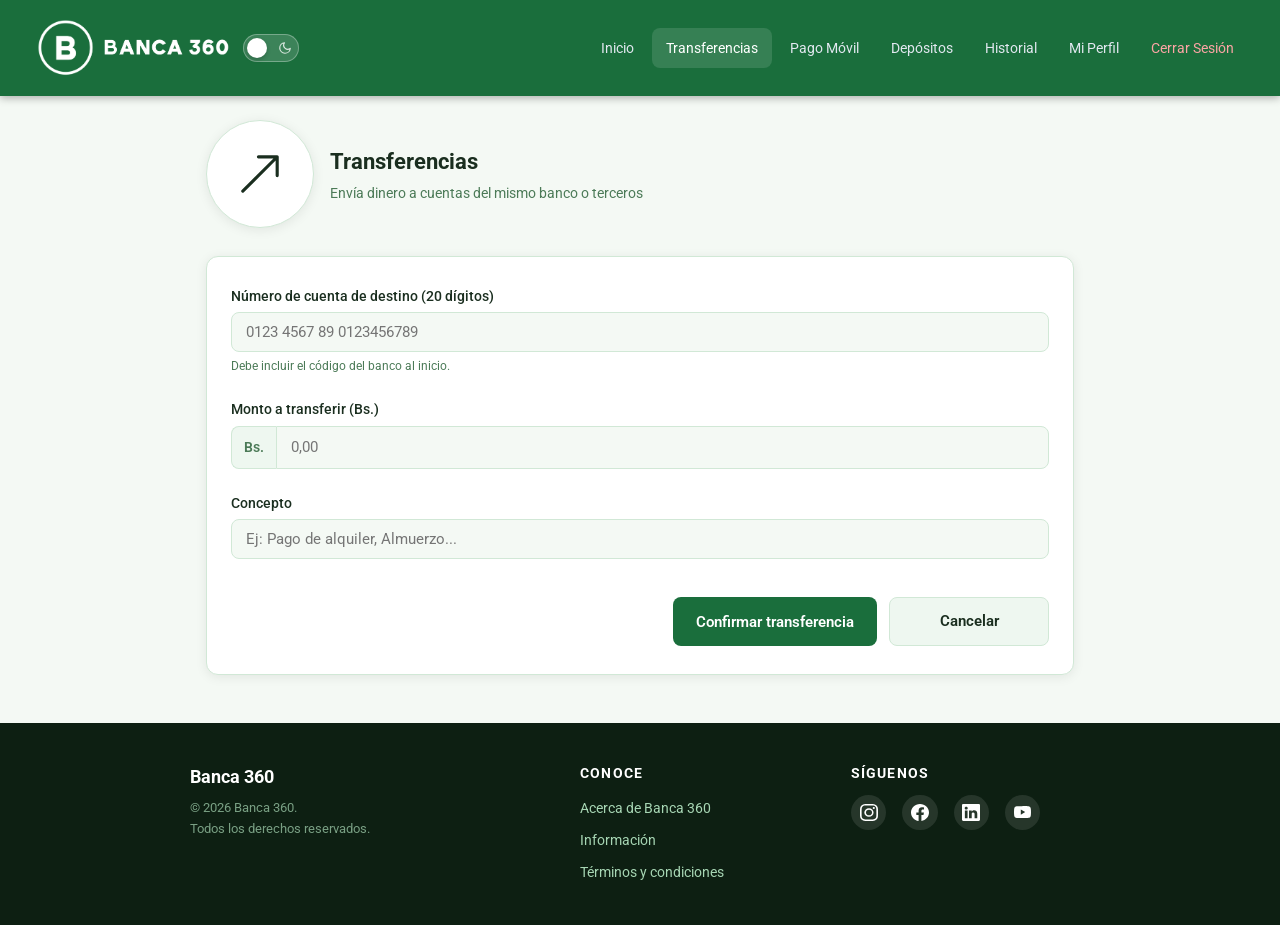
<file: transferencias.html>
<!DOCTYPE html>
<html lang="es">
<head>
    <meta charset="UTF-8">
    <meta name="viewport" content="width=device-width, initial-scale=1.0">
    <title>Transferencias - Banca 360</title>
    <script>
        // Aplicar el tema oscuro de inmediato
        if (localStorage.getItem('theme') === 'dark') {
            document.documentElement.classList.add('dark');
        }
        // Inyectar un bloqueador temporal de animaciones
        document.head.insertAdjacentHTML('beforeend', '<style id="bloqueo-animaciones">*, *::before, *::after { transition: none !important; }</style>');
    </script>
    <link rel="preconnect" href="https://fonts.googleapis.com">
    <link rel="preconnect" href="https://fonts.gstatic.com" crossorigin>
    <link href="https://fonts.googleapis.com/css2?family=Roboto:wght@400;500;700&display=swap" rel="stylesheet">
    <link rel="stylesheet" href="css/style.css">
    <script src="js/main.js" defer></script>
</head>
<body>

    <header class="header">
        <h1 class="header__logo">
            <a href="Inicio.html" class="header__logo-link">
                <img src="assets/img/Banca360.png" alt="Banca 360" class="header__logo-img">
            </a>
        </h1>

        <div class="header__controls">
            <label class="theme-switch" aria-label="Cambiar tema">
                <input type="checkbox" id="btnTheme" class="theme-switch__checkbox">
                <span class="theme-switch__slider">
                    <span class="theme-switch__icon theme-switch__icon--sun">
                        <svg width="14" height="14" viewBox="0 0 24 24" fill="none" stroke="currentColor" stroke-width="2" stroke-linecap="round" stroke-linejoin="round"><circle cx="12" cy="12" r="5"/><line x1="12" y1="1" x2="12" y2="3"/><line x1="12" y1="21" x2="12" y2="23"/><line x1="4.22" y1="4.22" x2="5.64" y2="5.64"/><line x1="18.36" y1="18.36" x2="19.78" y2="19.78"/><line x1="1" y1="12" x2="3" y2="12"/><line x1="21" y1="12" x2="23" y2="12"/><line x1="4.22" y1="19.78" x2="5.64" y2="18.36"/><line x1="18.36" y1="5.64" x2="19.78" y2="4.22"/></svg>
                    </span>
                    <span class="theme-switch__icon theme-switch__icon--moon">
                        <svg width="14" height="14" viewBox="0 0 24 24" fill="none" stroke="currentColor" stroke-width="2" stroke-linecap="round" stroke-linejoin="round"><path d="M21 12.79A9 9 0 1 1 11.21 3 7 7 0 0 0 21 12.79z"/></svg>
                    </span>
                </span>
            </label>
            <button class="btn-hamburger" id="btnMenu" aria-label="Abrir menú" aria-expanded="false">
                <img src="assets/img/list.svg" alt="Menú" class="btn-hamburger__icon">
            </button>
        </div>

        <nav class="nav" id="mainNav" aria-label="Navegación principal">
            <ul class="nav__list">
                <li class="nav__item"><a href="Inicio.html"          class="nav__link">Inicio</a></li>
                <li class="nav__item"><a href="transferencias.html"  class="nav__link nav__link--active">Transferencias</a></li>
                <li class="nav__item"><a href="pago-movil.html"      class="nav__link">Pago Móvil</a></li>
                <li class="nav__item"><a href="depositos.html"       class="nav__link">Depósitos</a></li>
                <li class="nav__item"><a href="historial.html"       class="nav__link">Historial</a></li>
                <li class="nav__item"><a href="perfil.html"          class="nav__link">Mi Perfil</a></li>
                <li class="nav__item">
                    <a href="sesion-finalizada.html" class="nav__link nav__link--logout">Cerrar Sesión</a>
                </li>
            </ul>
        </nav>
    </header>

    <main class="main-content">

        <section class="page-header" aria-label="Título de sección">
            <div class="page-header__icon"><svg xmlns="http://www.w3.org/2000/svg" width="50" height="50" fill="currentColor" class="bi bi-arrow-up-right" viewBox="0 0 16 16">
                <path fill-rule="evenodd" d="M14 2.5a.5.5 0 0 0-.5-.5h-6a.5.5 0 0 0 0 1h4.793L2.146 13.146a.5.5 0 0 0 .708.708L13 3.707V8.5a.5.5 0 0 0 1 0z"/>
                </svg>
            </div>
            <div>
                <h2 class="page-header__title">Transferencias</h2>
                <p class="page-header__subtitle">Envía dinero a cuentas del mismo banco o terceros</p>
            </div>
        </section>

        <section class="form-card" aria-label="Formulario de transferencia">
            <form id="transferenciaForm" class="pm-form">

                <div class="pm-form__field">
                    <label for="numCuenta" class="pm-form__label">Número de cuenta de destino (20 dígitos)</label>
                    <input
                        type="text"
                        id="numCuenta"
                        name="numCuenta"
                        class="pm-form__input"
                        placeholder="0123 4567 89 0123456789"
                        minlength="20"
                        maxlength="20"
                        inputmode="numeric"
                        required
                    >
                    <span class="pm-form__hint">Debe incluir el código del banco al inicio.</span>
                </div>

                <div class="pm-form__field">
                    <label for="monto" class="pm-form__label">Monto a transferir (Bs.)</label>
                    <div class="pm-form__input-prefix-wrap">
                        <span class="pm-form__input-prefix">Bs.</span>
                        <input
                            type="text"
                            id="monto"
                            name="monto"
                            class="pm-form__input pm-form__input--with-prefix"
                            placeholder="0,00"
                            inputmode="decimal"
                            required
                        >
                    </div>
                </div>

                <div class="pm-form__field">
                    <label for="concepto" class="pm-form__label">Concepto</label>
                    <input
                        type="text"
                        id="concepto"
                        name="concepto"
                        class="pm-form__input"
                        placeholder="Ej: Pago de alquiler, Almuerzo..."
                        maxlength="100"
                        required
                    >
                </div>

                <div class="pm-form__actions" style="margin-top: 1em;">
                    <button type="submit" class="btn btn--primary" id="btnEnviar">
                        Confirmar transferencia
                    </button>
                    <a href="Inicio.html" class="btn btn--secondary" style="text-decoration: none; text-align: center;">
                        Cancelar
                    </a>
                </div>

            </form>
        </section>

        <div class="pm-modal" id="pmModal" role="dialog" aria-modal="true" aria-labelledby="modalTitle" hidden>
            <div class="pm-modal__box">
                <div class="pm-modal__icon">
                    <svg xmlns="http://www.w3.org/2000/svg" width="50" height="50" fill="currentColor" class="bi bi-check" viewBox="0 0 16 16">
                        <path d="M10.97 4.97a.75.75 0 0 1 1.07 1.05l-3.99 4.99a.75.75 0 0 1-1.08.02L4.324 8.384a.75.75 0 1 1 1.06-1.06l2.094 2.093 3.473-4.425z"/>
                    </svg>
                </div>
                <h3 class="pm-modal__title" id="modalTitle">¡Transferencia Exitosa!</h3>
                <p class="pm-modal__msg">Tu dinero ha sido enviado correctamente.</p>
                <button class="btn btn--primary pm-modal__close" id="btnModalClose">
                    Aceptar
                </button>
            </div>
        </div>
        <div class="pm-modal__backdrop" id="pmBackdrop" hidden></div>

    </main>

    <footer class="footer">
        <div class="footer__grid">
            <div class="footer__col">
                <p class="footer__brand">Banca 360</p>
                <p class="footer__copy">© 2026 Banca 360.<br>Todos los derechos reservados.</p>
            </div>
            <div class="footer__col">
                <p class="footer__heading">Conoce</p>
                <ul class="footer__list">
                    <li><a href="#" class="footer__link">Acerca de Banca 360</a></li>
                    <li><a href="#" class="footer__link">Información</a></li>
                    <li><a href="#" class="footer__link">Términos y condiciones</a></li>
                </ul>
            </div>
            <div class="footer__col">
                <p class="footer__heading">Síguenos</p>
                <div class="footer__social">
                    <a href="#" class="footer__social-link" aria-label="Instagram">
                        <img src="assets/img/instagram.svg" alt="Instagram" class="footer__social-icon">
                    </a>
                    <a href="#" class="footer__social-link" aria-label="Facebook">
                        <img src="assets/img/facebook.svg" alt="Facebook" class="footer__social-icon">
                    </a>
                    <a href="#" class="footer__social-link" aria-label="LinkedIn">
                        <img src="assets/img/linkedin.svg" alt="LinkedIn" class="footer__social-icon">
                    </a>
                    <a href="#" class="footer__social-link" aria-label="YouTube">
                        <img src="assets/img/youtube.svg" alt="YouTube" class="footer__social-icon">
                    </a>
                </div>
            </div>
        </div>
    </footer>


</body>
</html>
</file>
<file: css/style.css>
/* ============================================================
   BANCA 360 — Hoja de estilos global
   Estructura:
   1. Variables y reset
   2. Tipografía base
   3. Header y Tema
   4. Navegación principal
   5. Estructura general y Encabezados
   6. Dashboard (Inicio)
   7. Formularios y Botones
   8. Modales
   9. Footer
   10. Utilidades
   11. Media queries (Desktop ≥ 1005px)
   ============================================================ */

/* ============================================================
   1. VARIABLES Y RESET
   ============================================================ */

/* Tema claro (por defecto) */
:root {
    --color-bg:           #f4f9f4;
    --color-surface:      #ffffff;
    --color-surface-alt:  #eef7f0;
    --color-primary:      #1a6e3c;   /* verde banco */
    --color-primary-dark: #12502a;
    --color-accent:       #22c55e;
    --color-text:         #1a2e1f;
    --color-text-muted:   #4b7a57;
    --color-border:       #d1e8d6;
    --color-in:           #16a34a;   /* verde entradas */
    --color-out:          #dc2626;   /* rojo salidas   */
    --color-header-bg:    #1a6e3c;
    --color-footer-bg:    #0d1f12;
    --color-footer-text:  #a7d6b4;
    --shadow-card:        0 2px 12px rgba(0, 0, 0, 0.08);
    --radius:             12px;
    --transition:         0.3s ease;
}

/* Tema oscuro */
html.dark {
    --color-bg:           #0a1f0f;
    --color-surface:      #132918;
    --color-surface-alt:  #1c3a22;
    --color-primary:      #22c55e;
    --color-primary-dark: #16a34a;
    --color-accent:       #4ade80;
    --color-text:         #ecfdf5;
    --color-text-muted:   #86efac;
    --color-border:       #1e4d2a;
    --color-header-bg:    #132918;
    --color-footer-bg:    #0a1f0f;
    --color-footer-text:  #86efac;
    --shadow-card:        0 2px 16px rgba(0, 0, 0, 0.4);
}

/* Reset mínimo */
*,
*::before,
*::after {
    box-sizing: border-box;
    margin: 0;
    padding: 0;
}

/* ============================================================
   2. TIPOGRAFÍA BASE
   ============================================================ */

body {
    font-family: 'Roboto', sans-serif;
    background-color: var(--color-bg);
    color: var(--color-text);
    line-height: 1.6;
    transition: background-color var(--transition), color var(--transition);
    display: flex;
    flex-direction: column;
    min-height: 100vh;
}

/* ============================================================
   3. HEADER Y TEMA
   ============================================================ */

.header {
    position: sticky;
    top: 0;
    z-index: 100;
    width: 100%;
    background-color: var(--color-header-bg);
    padding: 0.85em 1.25em;
    display: flex;
    flex-wrap: wrap;
    align-items: center;
    justify-content: space-between;
    gap: 0.5em;
    box-shadow: 0 2px 8px rgba(0,0,0,0.3);
    transition: background-color var(--transition);
}

/* Logo */
.header__logo { line-height: 1; }
.header__logo-link { display: flex; align-items: center; text-decoration: none; }
.header__logo-img { height: 2em; display: block; }

/* Controles */
.header__controls {
    display: flex;
    align-items: center;
    gap: 0.5em;
}

/* Selector de Tema (Slider) */
.theme-switch {
    position: relative;
    display: inline-block;
    width: 56px;
    height: 28px;
    cursor: pointer;
}
.theme-switch__checkbox { opacity: 0; width: 0; height: 0; }
.theme-switch__slider {
    position: absolute;
    top: 0; left: 0; right: 0; bottom: 0;
    background-color: rgba(255, 255, 255, 0.15);
    border: 1px solid rgba(255, 255, 255, 0.3);
    border-radius: 34px;
    transition: 0.4s ease;
    display: flex;
    align-items: center;
    justify-content: space-between;
    padding: 0 6px;
}
.theme-switch__slider:before {
    position: absolute;
    content: "";
    height: 20px;
    width: 20px;
    left: 3px;
    bottom: 3px;
    background-color: #ffffff;
    border-radius: 50%;
    transition: transform 0.4s cubic-bezier(0.4, 0.0, 0.2, 1);
    z-index: 2;
    box-shadow: 0 2px 4px rgba(0,0,0,0.2);
}
.theme-switch__checkbox:checked + .theme-switch__slider {
    background-color: rgba(0, 0, 0, 0.4);
    border-color: rgba(255, 255, 255, 0.1);
}
.theme-switch__checkbox:checked + .theme-switch__slider:before {
    transform: translateX(28px);
    background-color: var(--color-primary);
}
.theme-switch__icon {
    display: flex;
    align-items: center;
    justify-content: center;
    color: #ffffff;
    z-index: 1;
    opacity: 0.8;
}
.theme-switch__checkbox:checked + .theme-switch__slider .theme-switch__icon--moon { opacity: 1; }
.theme-switch__checkbox:not(:checked) + .theme-switch__slider .theme-switch__icon--sun { opacity: 1; }

/* ============================================================
   4. NAVEGACIÓN PRINCIPAL
   ============================================================ */

/* Botón hamburguesa (Mobile) */
.btn-hamburger {
    display: flex;
    align-items: center;
    justify-content: center;
    background: none;
    border: none;
    cursor: pointer;
    padding: 0.25em;
}
.btn-hamburger__icon {
    width: 1.75em;
    height: 1.75em;
    filter: invert(100%);
    transition: opacity var(--transition);
}
.btn-hamburger:hover .btn-hamburger__icon { opacity: 0.75; }

/* Menú Nav */
.nav {
    width: 100%;
    max-height: 0;
    overflow: hidden;
    transition: max-height 0.45s ease;
}
.nav.activo { max-height: 30em; }
.nav__list {
    list-style: none;
    display: flex;
    flex-direction: column;
    padding: 0.5em 0 1em;
    gap: 0.25em;
}
.nav__link {
    display: block;
    padding: 0.6em 1em;
    color: #e2e8f0;
    text-decoration: none;
    border-radius: 8px;
    font-size: 0.95rem;
    transition: background-color var(--transition), color var(--transition);
}
.nav__link:hover, .nav__link--active {
    background-color: rgba(255,255,255,0.12);
    color: #ffffff;
}
.nav__link--logout { color: #fca5a5; }
.nav__link--logout:hover { background-color: rgba(220, 38, 38, 0.2); color: #fca5a5; }

/* ============================================================
   5. ESTRUCTURA GENERAL Y ENCABEZADOS
   ============================================================ */

.main-content {
    max-width: 900px;
    padding: 1.5em 1em 3em;
    display: flex;
    flex-direction: column;
    gap: 1.75em;
    width: 100%;
    flex: 1;
    align-self: center;
}

/* Título de sección interno */
.section-title {
    font-size: 1rem;
    font-weight: 700;
    color: var(--color-text-muted);
    text-transform: uppercase;
    letter-spacing: 0.06em;
    margin-bottom: 0.75em;
}

/* Encabezados de páginas (Depósitos, Perfil, etc) */
.page-header {
    display: flex;
    align-items: center;
    gap: 1em;
}
.page-header__icon {
    font-size: 2.25rem;
    line-height: 1;
    background-color: var(--color-surface);
    border: 1px solid var(--color-border);
    border-radius: 50%;
    width: 3em;
    height: 3em;
    display: flex;
    align-items: center;
    justify-content: center;
    box-shadow: var(--shadow-card);
    flex-shrink: 0;
}
.page-header__title {
    font-size: 1.4rem;
    font-weight: 700;
    color: var(--color-text);
    margin-bottom: 0.1em;
}
.page-header__subtitle {
    font-size: 0.875rem;
    color: var(--color-text-muted);
}

/* ============================================================
   6. DASHBOARD (INICIO)
   ============================================================ */

/* Saludo */
.dashboard-greeting__sub { font-size: 0.9rem; color: var(--color-text-muted); }
.dashboard-greeting__name { font-size: 1.5rem; font-weight: 700; color: var(--color-text); }

/* Tarjeta de saldo */
.balance-card {
    background: linear-gradient(135deg, var(--color-primary) 0%, var(--color-primary-dark) 100%);
    color: #ffffff;
    border-radius: var(--radius);
    padding: 1.75em 1.5em;
    box-shadow: var(--shadow-card);
}
.balance-card__label { font-size: 0.85rem; opacity: 0.8; margin-bottom: 0.4em; }
.balance-card__amount-row { display: flex; align-items: center; gap: 0.75em; margin-bottom: 0.75em; }
.balance-card__amount {
    font-size: 2rem;
    font-weight: 700;
    letter-spacing: 0.02em;
    transition: filter var(--transition);
}
.balance-card__amount.hidden { filter: blur(8px); user-select: none; }
.balance-card__toggle {
    background: rgba(255,255,255,0.2);
    border: none;
    border-radius: 50%;
    width: 2.25em;
    height: 2.25em;
    display: flex;
    align-items: center;
    justify-content: center;
    cursor: pointer;
    color: #fff;
    transition: background-color var(--transition);
}
.balance-card__toggle:hover { background: rgba(255,255,255,0.35); }
.balance-card__account { font-size: 0.8rem; opacity: 0.7; }

/* Acciones rápidas */
.quick-actions__grid {
    display: grid;
    grid-template-columns: repeat(2, 1fr);
    gap: 1em;
}
.quick-actions__card {
    background-color: var(--color-surface);
    border: 1px solid var(--color-border);
    border-radius: var(--radius);
    padding: 1.25em 1em;
    display: flex;
    flex-direction: column;
    align-items: center;
    gap: 0.5em;
    text-decoration: none;
    color: var(--color-text);
    box-shadow: var(--shadow-card);
    transition: transform var(--transition), box-shadow var(--transition), background-color var(--transition);
}
.quick-actions__card:hover {
    transform: translateY(-3px);
    box-shadow: 0 6px 20px rgba(0,0,0,0.12);
    background-color: var(--color-surface-alt);
}
.quick-actions__icon { font-size: 1.75rem; line-height: 1; }
.quick-actions__label { font-size: 0.85rem; font-weight: 500; color: var(--color-text-muted); }

/* Transacciones recientes */
.transactions-list { list-style: none; display: flex; flex-direction: column; gap: 0.75em; }
.transaction-item {
    background-color: var(--color-surface);
    border: 1px solid var(--color-border);
    border-radius: var(--radius);
    box-shadow: var(--shadow-card);
    transition: transform var(--transition), background-color var(--transition);
}
.transaction-item:hover { transform: translateX(4px); }
.transaction-item__link {
    display: flex;
    align-items: center;
    gap: 1em;
    padding: 1em 1.25em;
    text-decoration: none;
    color: inherit;
}
.transaction-item__icon {
    width: 2.5em; height: 2.5em; border-radius: 50%;
    display: flex; align-items: center; justify-content: center;
    font-size: 1rem; flex-shrink: 0;
}
.transaction-item__icon--in  { background-color: #dcfce7; color: var(--color-in); }
.transaction-item__icon--out { background-color: #fee2e2; color: var(--color-out); }
.transaction-item__info { flex: 1; display: flex; flex-direction: column; gap: 0.15em; }
.transaction-item__desc { font-size: 0.9rem; font-weight: 500; }
.transaction-item__date { font-size: 0.78rem; color: var(--color-text-muted); }
.transaction-item__amount { font-size: 0.95rem; font-weight: 700; white-space: nowrap; }
.transaction-item__amount--in  { color: var(--color-in); }
.transaction-item__amount--out { color: var(--color-out); }

/* ============================================================
   7. FORMULARIOS Y BOTONES
   ============================================================ */

/* Tarjeta contenedora del formulario */
.form-card {
    background-color: var(--color-surface);
    border: 1px solid var(--color-border);
    border-radius: var(--radius);
    padding: 1.75em 1.5em;
    box-shadow: var(--shadow-card);
    transition: background-color var(--transition);
}

.pm-form { display: flex; flex-direction: column; gap: 1.4em; }

/* Agrupaciones y campos */
.pm-form__group {
    border: none; padding: 0; margin: 0;
    display: flex; flex-direction: column; gap: 1.4em;
}
.pm-form__group--split {
    display: flex; flex-direction: row; flex-wrap: nowrap; gap: 0.75em; align-items: flex-start;
}
.pm-form__legend {
    font-size: 0.8rem; font-weight: 700; color: var(--color-text-muted);
    text-transform: uppercase; letter-spacing: 0.06em; margin-bottom: 0.5em; width: 100%;
}
.pm-form__field { display: flex; flex-direction: column; gap: 0.3em; }
.pm-form__field--grow { flex: 1; }
.pm-form__label { font-size: 0.875rem; font-weight: 500; color: var(--color-text); }

/* Inputs y Selects */
.pm-form__input {
    padding: 0.65em 0.9em; border: 1.5px solid var(--color-border); border-radius: 8px;
    font-size: 0.95rem; font-family: inherit; color: var(--color-text);
    background-color: var(--color-bg); width: 100%; outline: none;
    transition: border-color var(--transition), box-shadow var(--transition), background-color var(--transition);
}
.pm-form__input:focus { border-color: var(--color-primary); box-shadow: 0 0 0 3px rgba(34, 197, 94, 0.18); }
.pm-form__input.invalid { border-color: #dc2626; box-shadow: 0 0 0 3px rgba(220, 38, 38, 0.15); }
.pm-form__input.valid { border-color: var(--color-in); }

.pm-form__select-wrap { position: relative; }
.pm-form__select {
    appearance: none; -webkit-appearance: none;
    padding: 0.65em 2.2em 0.65em 0.9em; border: 1.5px solid var(--color-border); border-radius: 8px;
    font-size: 0.95rem; font-family: inherit; color: var(--color-text);
    background-color: var(--color-bg); cursor: pointer; width: 100%; outline: none;
    transition: border-color var(--transition), box-shadow var(--transition), background-color var(--transition);
}
.pm-form__select:focus { border-color: var(--color-primary); box-shadow: 0 0 0 3px rgba(34, 197, 94, 0.18); }
.pm-form__select.invalid { border-color: #dc2626; box-shadow: 0 0 0 3px rgba(220,38,38,0.15); }
.pm-form__select.valid   { border-color: var(--color-in); }
.pm-form__select-arrow {
    position: absolute; right: 0.75em; top: 50%; transform: translateY(-50%);
    pointer-events: none; color: var(--color-text-muted); font-size: 0.8rem;
}

/* Prefijos (Ej: Bs.) */
.pm-form__input-prefix-wrap { display: flex; align-items: stretch; }
.pm-form__input-prefix {
    padding: 0.65em 0.85em; background-color: var(--color-surface-alt);
    border: 1.5px solid var(--color-border); border-right: none; border-radius: 8px 0 0 8px;
    font-size: 0.9rem; font-weight: 600; color: var(--color-text-muted); white-space: nowrap;
    transition: background-color var(--transition), border-color var(--transition);
}
.pm-form__input--with-prefix { border-radius: 0 8px 8px 0; }

/* Textos de ayuda y errores */
.pm-form__hint { font-size: 0.75rem; color: var(--color-text-muted); }
.pm-form__char-count { font-size: 0.75rem; color: var(--color-text-muted); text-align: right; }
.pm-form__error { font-size: 0.78rem; color: #dc2626; min-height: 1em; display: block; }

/* Resumen del formulario */
.pm-summary {
    background-color: var(--color-surface-alt); border: 1px solid var(--color-border);
    border-left: 4px solid var(--color-primary); border-radius: var(--radius);
    padding: 1.25em 1.5em; transition: background-color var(--transition);
}
.pm-summary__title {
    font-size: 0.875rem; font-weight: 700; text-transform: uppercase;
    letter-spacing: 0.06em; color: var(--color-text-muted); margin-bottom: 0.85em;
}
.pm-summary__list { display: flex; flex-direction: column; gap: 0.5em; }
.pm-summary__row {
    display: flex; justify-content: space-between; align-items: baseline; gap: 1em;
    font-size: 0.9rem; border-bottom: 1px dashed var(--color-border); padding-bottom: 0.4em;
}
.pm-summary__row:last-child { border-bottom: none; }
.pm-summary__row dt { color: var(--color-text-muted); font-weight: 500; white-space: nowrap; }
.pm-summary__row dd { color: var(--color-text); font-weight: 500; text-align: right; }
.pm-summary__row--total dt, .pm-summary__row--total dd {
    font-size: 1.05rem; font-weight: 700; color: var(--color-primary);
}

/* Botones base */
.pm-form__actions { display: flex; flex-direction: column; gap: 0.75em; margin-top: 0.5em; }

.btn {
    padding: 0.75em 1.5em; border: none; border-radius: 8px; font-size: 0.95rem;
    font-family: inherit; font-weight: 600; cursor: pointer; text-align: center;
    transition: transform var(--transition), box-shadow var(--transition), background-color var(--transition), opacity var(--transition);
}
.btn:hover  { transform: translateY(-2px); box-shadow: 0 4px 14px rgba(0,0,0,0.15); }
.btn:active { transform: translateY(0);    box-shadow: none; }
.btn:disabled { opacity: 0.6; cursor: not-allowed; transform: none; box-shadow: none; }

.btn--primary { background-color: var(--color-primary); color: #ffffff; }
.btn--primary:hover { background-color: var(--color-primary-dark); }
.btn--secondary { background-color: var(--color-surface-alt); color: var(--color-text); border: 1.5px solid var(--color-border); }
.btn--secondary:hover { background-color: var(--color-border); }
.btn-ver-todo:hover { background-color: var(--color-primary-dark); transform: translateY(-2px); }

/* ============================================================
   8. MODALES
   ============================================================ */

.pm-modal__backdrop {
    position: fixed; inset: 0; background: rgba(0,0,0,0.55);
    z-index: 200; animation: fadeIn 0.25s ease;
}

.pm-modal {
    position: fixed; inset: 0; z-index: 201; align-items: center; justify-content: center; pointer-events: none;
}
.pm-modal:not([hidden]) { display: flex; pointer-events: auto; animation: slideUp 0.3s ease; }
.pm-modal__box {
    background-color: var(--color-surface); border-radius: var(--radius);
    padding: 2.5em 2em; max-width: 380px; width: 90%; text-align: center;
    box-shadow: 0 8px 40px rgba(0,0,0,0.25); display: flex; flex-direction: column; align-items: center; gap: 0.75em;
}
.pm-modal__icon  { font-size: 3rem; line-height: 1; }
.pm-modal__title { font-size: 1.25rem; font-weight: 700; color: var(--color-text); }
.pm-modal__msg   { font-size: 0.9rem; color: var(--color-text-muted); line-height: 1.5; }
.pm-modal__close { margin-top: 0.5em; min-width: 140px; }

/* Animaciones de modales */
@keyframes fadeIn { from { opacity: 0; } to { opacity: 1; } }
@keyframes slideUp { from { opacity: 0; transform: translateY(30px); } to { opacity: 1; transform: translateY(0); } }

/* ============================================================
   9. FOOTER
   ============================================================ */

.footer {
    background-color: var(--color-footer-bg);
    color: var(--color-footer-text);
    padding: 2.5em 1.25em;
    transition: background-color var(--transition);
}
.footer__grid { max-width: 900px; margin: 0 auto; display: grid; grid-template-columns: 1fr; gap: 2em; }
.footer__brand { font-size: 1.1rem; font-weight: 700; color: #ffffff; margin-bottom: 0.4em; }
.footer__copy { font-size: 0.8rem; line-height: 1.6; opacity: 0.7; }
.footer__heading {
    font-size: 0.85rem; font-weight: 700; text-transform: uppercase;
    letter-spacing: 0.08em; color: #ffffff; margin-bottom: 0.75em;
}
.footer__list { list-style: none; display: flex; flex-direction: column; gap: 0.4em; }
.footer__link { color: var(--color-footer-text); text-decoration: none; font-size: 0.85rem; transition: color var(--transition); }
.footer__link:hover { color: #ffffff; }
.footer__social { display: flex; gap: 1em; }
.footer__social-link {
    display: flex; align-items: center; justify-content: center;
    width: 2.2em; height: 2.2em; border-radius: 50%; background-color: rgba(255,255,255,0.1);
    transition: background-color var(--transition), transform var(--transition);
}
.footer__social-link:hover { background-color: rgba(255,255,255,0.25); transform: translateY(-2px); }
.footer__social-icon { width: 1.1em; height: 1.1em; filter: invert(100%); }

/* ============================================================
   10. UTILIDADES
   ============================================================ */

.sr-only {
    position: absolute; width: 1px; height: 1px; padding: 0; margin: -1px;
    overflow: hidden; clip: rect(0,0,0,0); white-space: nowrap; border: 0;
}

/* ============================================================
   11. MEDIA QUERIES — Desktop (≥ 1005px)
   ============================================================ */

@media screen and (min-width: 1005px) {
    /* Header y Navegación */
    .header { flex-wrap: nowrap; padding: 0.75em 2em; }
    .btn-hamburger { display: none; }
    .nav { width: auto; max-height: none; overflow: visible; flex: 1; }
    .nav__list { flex-direction: row; align-items: center; justify-content: flex-end; padding: 0; gap: 0.25em; }
    .nav__link { font-size: 0.875rem; }
    .header__logo-img { height: 2.25em; }

    /* Layout del Dashboard */
    .quick-actions__grid { grid-template-columns: repeat(4, 1fr); }
    .footer__grid { grid-template-columns: 1.5fr 1fr 1fr; }

    /* Formularios y Botones */
    .pm-form__actions { flex-direction: row; justify-content: flex-end; }
    .btn { min-width: 160px; }
}

/* ============================================================
   12. SPINNER DE CARGA
   ============================================================ */

@keyframes spin {
    to { transform: rotate(360deg); }
}
.btn-spinner {
    display: inline-block;
    width: 1.2rem;
    height: 1.2rem;
    border: 3px solid rgba(255,255,255,0.3);
    border-radius: 50%;
    border-top-color: #fff;
    animation: spin 1s linear infinite;
    vertical-align: middle;
}
</file>
